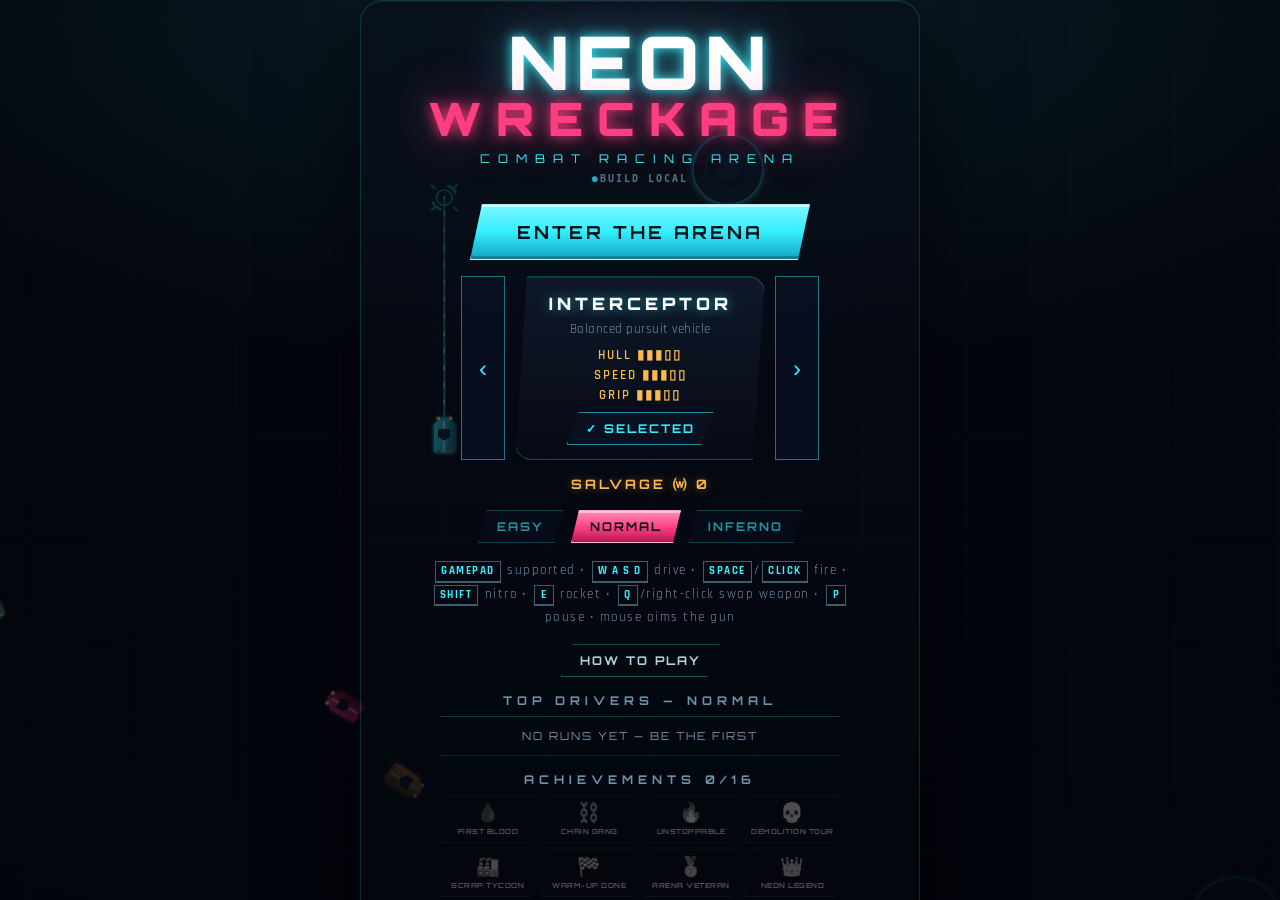
<file: index.html>
<!DOCTYPE html>
<html lang="en">
<head>
<meta charset="utf-8">
<meta name="viewport" content="width=device-width, initial-scale=1, maximum-scale=1, user-scalable=no, viewport-fit=cover">
<title>NEON WRECKAGE — Combat Racing Arena</title>
<meta name="description" content="Top-down neon combat racing: drift, shoot, rocket and survive endless waves of rival cars.">
<meta name="theme-color" content="#04060f">
<link rel="icon" href="data:image/svg+xml,%3Csvg xmlns='http://www.w3.org/2000/svg' viewBox='0 0 32 32'%3E%3Ccircle cx='16' cy='16' r='13' fill='none' stroke='%2335f0ff' stroke-width='3'/%3E%3Ccircle cx='16' cy='16' r='5' fill='%23ff3d81'/%3E%3C/svg%3E">
<link rel="manifest" href="manifest.webmanifest">
<link rel="apple-touch-icon" href="assets/icon-192.png">
<meta name="mobile-web-app-capable" content="yes">
<meta name="apple-mobile-web-app-capable" content="yes">
<meta name="apple-mobile-web-app-status-bar-style" content="black-translucent">
<meta name="apple-mobile-web-app-title" content="NeonWreck">
<link rel="preconnect" href="https://fonts.googleapis.com">
<link rel="preconnect" href="https://fonts.gstatic.com" crossorigin>
<link href="https://fonts.googleapis.com/css2?family=Orbitron:wght@500;700;900&family=Rajdhani:wght@500;600;700&display=swap" rel="stylesheet">
<script>
/* (?fresh=1) Unregister the service worker and drop every cache, then reload.
   Added after a fix kept getting served from a stale cache, which made a real
   bug look identical to a code bug. Now there is one URL that always wins. */
(function () {
  try {
    if (!/[?&]fresh=1/.test(location.search)) return;
    var done = function () {
      if (window.caches && caches.keys) {
        caches.keys()
          .then(function (keys) { return Promise.all(keys.map(function (k) { return caches.delete(k); })); })
          .then(function () { location.replace(location.pathname); })
          .catch(function () { location.replace(location.pathname); });
      } else { location.replace(location.pathname); }
    };
    if (navigator.serviceWorker && navigator.serviceWorker.getRegistrations) {
      navigator.serviceWorker.getRegistrations()
        .then(function (rs) { return Promise.all(rs.map(function (r) { return r.unregister(); })); })
        .then(done).catch(done);
    } else { done(); }
  } catch (e) {}
})();
</script>
<link rel="stylesheet" href="css/style.css?v=14">
</head>
<body>
<div id="app">
  <canvas id="game"></canvas>

  <!-- ======================= IN-GAME HUD ======================= -->
  <div id="hud" class="hidden">
    <div class="hud-left">
      <div class="bar hp"><div class="fill" id="hp-fill"></div><span id="hp-text">100</span><span class="bar-label">HULL</span></div>
      <div class="bar boost"><div class="fill" id="boost-fill"></div><span class="bar-label">NITRO</span></div>
      <div class="chip" id="rocket-chip">ROCKETS <b id="rocket-charges">2</b></div>
      <div class="chip" id="weapon-chip">GUN <b id="weapon-name">MG</b></div>
    </div>
    <div class="hud-center">
      <div id="wave-label">WAVE 1</div>
      <div id="gl-badge">3D</div>
      <div id="enemies-label">4 HOSTILES</div>
    </div>
    <div id="boss-bar" class="hidden"><span id="boss-name">WARLORD</span><div class="bb-track"><i id="boss-fill"></i></div></div>
    <div class="hud-right">
      <div id="score-label">SCORE</div>
      <div id="score-value">0</div>
      <div id="combo" class="hidden"><span id="combo-x">x2</span><em>COMBO</em><div id="combo-bar"><i id="combo-fill"></i></div></div>
    </div>
    <div class="hud-buttons">
      <button id="btn-3d" class="icon-btn off" aria-label="Toggle 3D view">3D</button>
      <button id="btn-full" class="icon-btn" aria-label="Fullscreen">&#x26F6;</button>
      <button id="btn-mute" class="icon-btn" aria-label="Toggle sound">&#9834;</button>
      <button id="btn-pause" class="icon-btn" aria-label="Pause">&#10074;&#10074;</button>
    </div>
    <div id="offline-badge" class="hidden">&#9889; OFFLINE &mdash; PROGRESS SAVES LOCALLY</div>
  </div>

  <!-- First-run coaching. The Play listing gives a player about fifteen
       seconds to understand the game; a controls list on the menu is not read.
       These three hints appear over live play, one at a time, and each waits
       for the action it is asking for. -->
  <div id="coach" class="hidden">
    <div id="coach-card">
      <div id="coach-keys"></div>
      <div id="coach-title"></div>
      <div id="coach-body"></div>
      <button id="coach-skip" type="button">SKIP</button>
    </div>
  </div>

  <div id="banner"></div>
  <div id="hit-flash"></div>
  <div id="vignette"></div>
  <div id="scanlines"></div>

  <!-- ======================= TOUCH CONTROLS ======================= -->
  <div id="touch-ui" class="hidden">
    <div id="stick-zone"></div>
    <div id="stick" class="hidden"><div id="stick-knob"></div></div>

    <!-- AIM: the right half of the screen is an aim pad. Drag from anywhere on
         it and the gun follows the drag direction; the gun also fires while you
         hold it. Declared before the buttons so the buttons win the touch. -->
    <div id="aim-zone"></div>
    <div id="aim-stick" class="hidden"><div id="aim-dir"></div><div id="aim-knob"></div></div>
    <div id="aim-hint"><span>AIM</span></div>

    <div id="btn-fire" class="tbtn"><span>FIRE</span></div>
    <div id="btn-rocket" class="tbtn small"><span>RKT</span></div>
    <div id="btn-boost" class="tbtn small"><span>NOS</span></div>
    <div id="btn-swap" class="tbtn small hidden"><span>SWP</span></div>
  </div>

  <!-- ======================= START SCREEN ======================= -->
  <div id="screen-start" class="screen visible">
    <div class="screen-inner">
      <div class="logo-wrap">
        <h1 class="logo">NEON<span>WRECKAGE</span></h1>
        <p class="tagline">COMBAT RACING ARENA</p>
        <p id="build-stamp" title="Which build is running">build local</p>
      </div>
      <button id="btn-play" class="btn primary big">ENTER THE ARENA</button>
      <div class="garage">
        <button id="car-prev" class="arrow-btn" aria-label="Previous car">&#8249;</button>
        <div id="car-card" class="car-card">
          <div id="car-name">INTERCEPTOR</div>
          <div id="car-desc">Balanced pursuit vehicle</div>
          <div id="car-stats"></div>
          <button id="car-action" class="btn small-btn">&#10003; SELECTED</button>
        </div>
        <button id="car-next" class="arrow-btn" aria-label="Next car">&#8250;</button>
      </div>
      <div id="bank-label">SALVAGE &#x24B2; 0</div>
      <div class="diff-row">
        <button class="diff-btn" data-diff="easy">EASY</button>
        <button class="diff-btn" data-diff="normal">NORMAL</button>
        <button class="diff-btn" data-diff="inferno">INFERNO</button>
      </div>
      <div id="controls-hint" class="hint"></div>
      <button id="btn-coach" class="btn small-btn ghost" type="button">HOW TO PLAY</button>
      <div class="hs-block">
        <h2>TOP DRIVERS<span id="hs-diff-tag-start"></span></h2>
        <div id="start-highscores" class="hs-table"></div>
      </div>
      <div class="hs-block">
        <h2>ACHIEVEMENTS <span id="ach-count"></span></h2>
        <div id="ach-grid" class="ach-grid"></div>
      </div>
    </div>
  </div>

  <!-- achievement toast -->
  <div id="ach-toast"><span class="ic">&#127942;</span><div class="tx"><b>ACHIEVEMENT UNLOCKED</b><em id="ach-name"></em></div></div>

  <!-- PWA install banner -->
  <div id="install-banner" class="hidden"><span>&#128248; Install NEON WRECKAGE for fullscreen play</span><button id="btn-install" class="btn small-btn">INSTALL</button><button id="btn-install-x" aria-label="Dismiss">&times;</button></div>

  <!-- service worker update banner -->
  <div id="update-banner" class="hidden"><span>&#9889; New version ready</span><button id="btn-update" class="btn small-btn">REFRESH</button></div>

  <!-- ======================= PAUSE SCREEN ======================= -->
  <div id="screen-pause" class="screen">
    <div class="screen-inner">
      <h1 class="title-sm">PAUSED</h1>
      <button id="btn-resume" class="btn primary big">RESUME</button>
      <button id="btn-restart" class="btn">RESTART RUN</button>
      <button id="btn-quit" class="btn">QUIT TO MENU</button>
      <p class="hint">P / ESC to resume</p>
    </div>
  </div>

  <!-- ======================= UPGRADE SCREEN ======================= -->
  <div id="screen-upgrade" class="screen">
    <div class="screen-inner">
      <h1 class="title-sm">LEVEL UP</h1>
      <p class="hint-up">CHOOSE ONE UPGRADE</p>
      <div id="upgrade-cards" class="cards"></div>
      <p class="hint">Press <span class="key">1</span> <span class="key">2</span> <span class="key">3</span> or tap a card</p>
    </div>
  </div>

  <!-- ======================= GAME OVER SCREEN ======================= -->
  <div id="screen-over" class="screen">
    <div class="screen-inner">
      <h1 class="title-sm wrecked">WRECKED</h1>
      <div id="new-best" class="new-best hidden">&#9733; NEW PERSONAL BEST &#9733;</div>
      <div class="stats-grid">
        <div class="stat main"><label>SCORE</label><b id="stat-score">0</b></div>
        <div class="stat"><label>KILLS</label><b id="stat-kills">0</b></div>
        <div class="stat"><label>MAX COMBO</label><b id="stat-combo">x1</b></div>
        <div class="stat"><label>WAVE</label><b id="stat-wave">1</b></div>
        <div class="stat"><label>TIME</label><b id="stat-time">0:00</b></div>
        <div class="stat"><label>SALVAGE</label><b id="stat-coins">+0</b></div>
      </div>
      <div id="save-row" class="save-row hidden">
        <input id="name-input" maxlength="12" placeholder="YOUR NAME" autocomplete="off" spellcheck="false">
        <button id="btn-save" class="btn">SAVE</button>
      </div>
      <div class="hs-block">
        <h2>TOP DRIVERS<span id="hs-diff-tag-over"></span></h2>
        <div id="over-highscores" class="hs-table"></div>
      </div>
      <button id="btn-again" class="btn primary big">RACE AGAIN</button>
      <button id="btn-menu" class="btn">MENU</button>
      <p class="hint">R / ENTER for instant restart</p>
    </div>
  </div>
</div>

<noscript><p style="color:#fff;font-family:sans-serif;padding:2em">This game requires JavaScript.</p></noscript>
<script src="js/core.js"></script>
<script src="js/audio.js"></script>
<script src="js/fx.js"></script>
<script src="js/achievements.js"></script>
<script src="js/input.js"></script>
<script src="js/platform.js"></script>
<script src="vendor/three.min.js"></script>
<script src="js/render3d.js?v=14"></script>
<script src="js/game.js?v=14"></script>
<script>
if ('serviceWorker' in navigator) {
  window.addEventListener('load', function () {
    navigator.serviceWorker.register('./sw.js').then(function (reg) {
      if (window.Platform && Platform.swReady) Platform.swReady(reg);
    }).catch(function () {});
  });
}
</script>
</body>
</html>
</file>
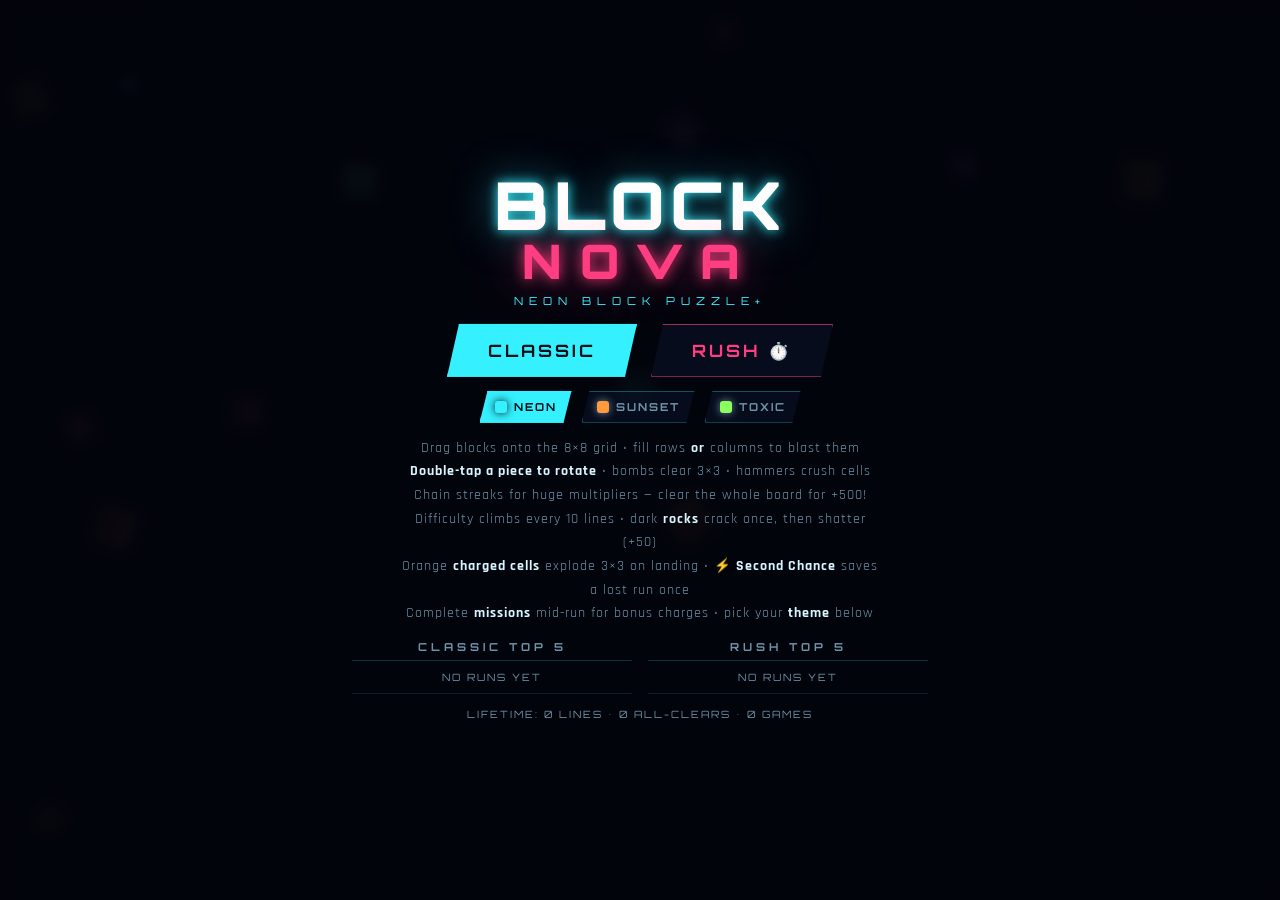
<file: block-nova/index.html>
<!DOCTYPE html>
<html lang="en">
<head>
<meta charset="utf-8">
<meta name="viewport" content="width=device-width, initial-scale=1, maximum-scale=1, user-scalable=no, viewport-fit=cover">
<title>BLOCK NOVA — Neon Block Puzzle</title>
<meta name="description" content="Drag neon blocks, blast rows and columns, chain combos, unleash bombs and hammers. A block puzzle with more power.">
<meta name="theme-color" content="#04060f">
<link rel="icon" href="data:image/svg+xml,%3Csvg xmlns='http://www.w3.org/2000/svg' viewBox='0 0 32 32'%3E%3Crect x='4' y='4' width='11' height='11' rx='2' fill='%2335f0ff'/%3E%3Crect x='17' y='4' width='11' height='11' rx='2' fill='%23ff3d81'/%3E%3Crect x='4' y='17' width='11' height='11' rx='2' fill='%23ffb84d'/%3E%3Crect x='17' y='17' width='11' height='11' rx='2' fill='%2358ff9b'/%3E%3C/svg%3E">
<link rel="preconnect" href="https://fonts.googleapis.com">
<link rel="preconnect" href="https://fonts.gstatic.com" crossorigin>
<link href="https://fonts.googleapis.com/css2?family=Orbitron:wght@500;700;900&family=Rajdhani:wght@500;600;700&display=swap" rel="stylesheet">
<link rel="stylesheet" href="css/style.css">
</head>
<body>
<div id="app">
  <canvas id="game"></canvas>

  <!-- ======================= IN-GAME HUD ======================= -->
  <div id="hud" class="hidden">
    <div class="hud-left">
      <div id="bn-score-label">SCORE</div>
      <div id="bn-score">0</div>
      <div id="bn-best">BEST 0</div>
    </div>
    <div class="hud-mid">
      <div id="mode-label">CLASSIC</div>
      <div id="rush-timer" class="hidden"><i id="rush-fill"></i><b id="rush-secs">2:00</b></div>
    </div>
    <div class="hud-right">
      <div id="bn-streak" class="hidden"><span id="streak-x">x2</span><em>STREAK</em></div>
    </div>
    <div class="hud-buttons">
      <button id="bn-mute" class="icon-btn" aria-label="Sound">&#9834;</button>
      <button id="bn-pause" class="icon-btn" aria-label="Pause">&#10074;&#10074;</button>
    </div>
    <div id="mission-bar" class="hidden">
      <span class="mchip" id="mchip-0"></span>
      <span class="mchip" id="mchip-1"></span>
      <span class="mchip" id="mchip-2"></span>
    </div>
    <div id="powerbar">
      <button id="bn-hint" class="pw" aria-label="Hint"><span class="ic">&#128161;</span><b>FREE</b><i class="cd" id="cd-hint"></i></button>
      <button id="pw-rotate" class="pw" aria-label="Rotate piece"><span class="ic">&#x21BB;</span><b id="pw-rot-n">3</b><i class="cd" id="cd-rotate"></i></button>
      <button id="pw-bomb" class="pw" aria-label="Bomb"><span class="ic">&#xD83D;&#xDCA5;</span><b id="pw-bomb-n">1</b><i class="cd" id="cd-bomb"></i></button>
      <button id="pw-hammer" class="pw" aria-label="Hammer"><span class="ic">&#xD83D;&#xDD28;</span><b id="pw-ham-n">1</b><i class="cd" id="cd-hammer"></i></button>
    </div>
  </div>

  <div id="bn-banner"></div>
  <div id="vignette"></div>

  <!-- ======================= START SCREEN ======================= -->
  <div id="bn-start" class="screen visible">
    <div class="screen-inner">
      <div class="logo-wrap">
        <h1 class="logo bn-logo">BLOCK<span>NOVA</span></h1>
        <p class="tagline">NEON BLOCK PUZZLE+</p>
      </div>
      <div class="mode-row">
        <button id="btn-classic" class="btn primary big">CLASSIC</button>
        <button id="btn-rush" class="btn big rush-btn">RUSH &#9201;&#xFE0F;</button>
      </div>
      <div class="theme-row">
        <button class="theme-btn active" data-theme="neon"><i style="background:#35f0ff"></i>NEON</button>
        <button class="theme-btn" data-theme="sunset"><i style="background:#ff9a3d"></i>SUNSET</button>
        <button class="theme-btn" data-theme="toxic"><i style="background:#8aff5e"></i>TOXIC</button>
      </div>
      <p class="hint">Drag blocks onto the 8&times;8 grid &bull; fill rows <b>or</b> columns to blast them<br>
      <b>Double-tap a piece to rotate</b> &bull; bombs clear 3&times;3 &bull; hammers crush cells<br>
      Chain streaks for huge multipliers &mdash; clear the whole board for +500!<br>
      Difficulty climbs every 10 lines &bull; dark <b>rocks</b> crack once, then shatter (+50)<br>
      Orange <b>charged cells</b> explode 3&times;3 on landing &bull; <b>&#9889; Second Chance</b> saves a lost run once<br>
      Complete <b>missions</b> mid-run for bonus charges &bull; pick your <b>theme</b> below</p>
      <div class="hs-cols">
        <div class="hs-block">
          <h2>CLASSIC TOP 5</h2>
          <div id="hs-classic" class="hs-table"></div>
        </div>
        <div class="hs-block">
          <h2>RUSH TOP 5</h2>
          <div id="hs-rush" class="hs-table"></div>
        </div>
      </div>
      <div id="bn-stats" class="lifetime"></div>
    </div>
  </div>

  <!-- ======================= PAUSE ======================= -->
  <div id="bn-pause" class="screen">
    <div class="screen-inner">
      <h1 class="title-sm">PAUSED</h1>
      <button id="bn-resume" class="btn primary big">RESUME</button>
      <button id="bn-restart" class="btn">RESTART</button>
      <button id="bn-quit" class="btn">QUIT TO MENU</button>
    </div>
  </div>

  <!-- ======================= GAME OVER ======================= -->
  <div id="bn-over" class="screen">
    <div class="screen-inner">
      <h1 class="title-sm wrecked" id="over-title">NO MOVES LEFT</h1>
      <div id="bn-new-best" class="new-best hidden">&#9733; NEW PERSONAL BEST &#9733;</div>
      <button id="bn-revive" class="btn big revive-btn hidden">&#9889; SECOND CHANCE &mdash; CLEAR BOTTOM &amp; CONTINUE</button>
      <div class="stats-grid">
        <div class="stat main"><label>SCORE</label><b id="ov-score">0</b></div>
        <div class="stat"><label>LINES</label><b id="ov-lines">0</b></div>
        <div class="stat"><label>MAX STREAK</label><b id="ov-streak">x1</b></div>
        <div class="stat"><label>BEST</label><b id="ov-best">0</b></div>
      </div>
      <div class="hs-block">
        <h2 id="ov-hs-title">TOP 5</h2>
        <div id="ov-hs" class="hs-table"></div>
      </div>
      <button id="bn-again" class="btn primary big">PLAY AGAIN</button>
      <button id="bn-menu" class="btn">MENU</button>
      <p class="hint">R = instant restart</p>
    </div>
  </div>
</div>

<noscript><p style="color:#fff;font-family:sans-serif;padding:2em">This game requires JavaScript.</p></noscript>
<script src="js/core.js"></script>
<script src="js/audio.js"></script>
<script src="js/fx.js"></script>
<script src="js/pieces.js"></script>
<script src="js/game.js"></script>
</body>
</html>
</file>
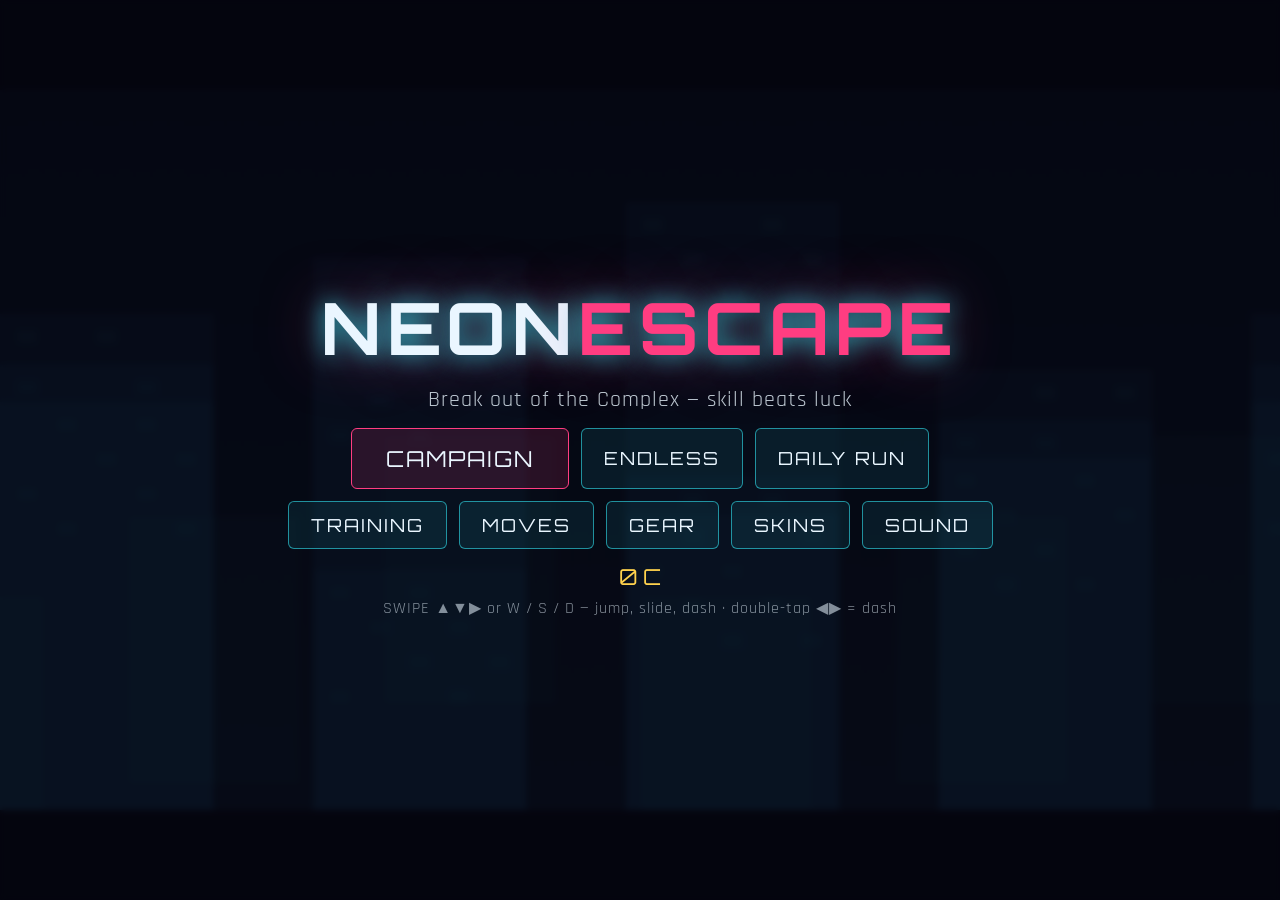
<file: neon-escape/index.html>
<!DOCTYPE html>
<html lang="en">
<head>
<meta charset="utf-8">
<meta name="viewport" content="width=device-width, initial-scale=1, maximum-scale=1, user-scalable=no, viewport-fit=cover">
<title>NEON ESCAPE — Facility Parkour Runner</title>
<meta name="description" content="Escape the Complex: a neon parkour runner with 15 handcrafted levels, moves, gear, skins, endless and daily runs. Skill-first, fair, no paywalls.">
<meta name="theme-color" content="#05060f">
<link rel="preconnect" href="https://fonts.googleapis.com">
<link rel="preconnect" href="https://fonts.gstatic.com" crossorigin>
<link href="https://fonts.googleapis.com/css2?family=Orbitron:wght@500;700;900&family=Rajdhani:wght@500;600;700&display=swap" rel="stylesheet">
<link rel="stylesheet" href="css/style.css">
</head>
<body>
<div id="ne-wrap">
  <canvas id="ne-canvas" width="900" height="540"></canvas>

  <div id="ne-hud" class="hidden">
    <span id="ne-level-name" class="hud-left"></span>
    <span class="hud-right">
      <b id="ne-shield" class="shield"></b>
      <b id="ne-flow" class="flow">x1</b>
      <b id="ne-coins" class="coins">0</b>
      <b id="ne-score" class="score">0</b>
    </span>
  </div>

  <!-- MAIN MENU -->
  <div id="ne-menu" class="screen">
    <h1>NEON<span>ESCAPE</span></h1>
    <p class="tag">Break out of the Complex — skill beats luck</p>
    <div class="btns">
      <button class="big" data-act="mode:campaign">CAMPAIGN</button>
      <button data-act="mode:endless">ENDLESS</button>
      <button data-act="mode:daily">DAILY RUN</button>
      <button data-act="mode:training">TRAINING</button>
      <button data-act="open:shop">MOVES</button>
      <button data-act="open:gear">GEAR</button>
      <button data-act="open:skins">SKINS</button>
      <button data-act="mute">SOUND</button>
    </div>
    <div class="foot"><span id="ne-wallet">0 C</span>
      <span class="hint">SWIPE ▲▼▶ or W / S / D — jump, slide, dash · double-tap ◀▶ = dash</span>
    </div>
  </div>

  <!-- CAMPAIGN LEVELS -->
  <div id="ne-levels" class="screen hidden">
    <h2>CAMPAIGN</h2>
    <div id="ne-levels-body" class="panel"></div>
    <button data-act="menu">BACK</button>
  </div>

  <!-- MOVES SHOP -->
  <div id="ne-shop" class="screen hidden">
    <h2>MOVES</h2>
    <p class="tag">Coins only — no paywalls, no luck</p>
    <div id="ne-shop-body" class="panel"></div>
    <button data-act="menu">BACK</button>
  </div>

  <!-- GEAR -->
  <div id="ne-gear" class="screen hidden">
    <h2>GEAR</h2>
    <p class="tag">Permanent upgrades — never breaks, never expires</p>
    <div id="ne-gear-body" class="panel"></div>
    <button data-act="menu">BACK</button>
  </div>

  <!-- SKINS -->
  <div id="ne-skins" class="screen hidden">
    <h2>SKINS</h2>
    <p class="tag">Style your silhouette</p>
    <div id="ne-skins-body" class="panel"></div>
    <button data-act="menu">BACK</button>
  </div>

  <!-- STORY -->
  <div id="ne-story" class="screen hidden">
    <p id="ne-story-text" class="story"></p>
    <button class="big" data-act="story">CONTINUE</button>
  </div>

  <!-- PAUSE -->
  <div id="ne-pause" class="screen hidden">
    <h2>PAUSED</h2>
    <div class="btns">
      <button class="big" data-act="resume">RESUME</button>
      <button data-act="retry">RESTART</button>
      <button data-act="menu">MENU</button>
    </div>
  </div>

  <!-- DEAD / RUN OVER -->
  <div id="ne-dead" class="screen hidden">
    <h2 class="bad" id="ne-dead-title">CAUGHT!</h2>
    <p class="tag">SCORE <b id="ne-dead-score">0</b> · <span id="ne-dead-coins">+0 C</span></p>
    <div class="btns">
      <button class="big" data-act="revive">REVIVE (FREE · once)</button>
      <button data-act="retry">RETRY</button>
      <button data-act="menu">MENU</button>
    </div>
  </div>

  <!-- LEVEL COMPLETE -->
  <div id="ne-complete" class="screen hidden">
    <h2 class="good">LEVEL COMPLETE</h2>
    <p class="tag">SCORE <b id="ne-complete-score">0</b> · <span id="ne-complete-coins">+0 C</span></p>
    <div class="btns">
      <button class="big" data-act="next">NEXT</button>
      <button data-act="menu">MENU</button>
    </div>
  </div>

  <!-- ENDING -->
  <div id="ne-ending" class="screen hidden">
    <p id="ne-ending-text" class="story"></p>
    <button class="big" data-act="menu">MENU</button>
  </div>
</div>

<script src="js/core.js"></script>
<script src="js/audio.js"></script>
<script src="js/fx.js"></script>
<script src="js/art.js"></script>
<script src="js/rig.js"></script>
<script src="js/runner.js"></script>
<script src="js/levels.js"></script>
<script src="js/game.js"></script>
<script>
  Game.boot(document.getElementById('ne-canvas'));
</script>
</body>
</html>
</file>
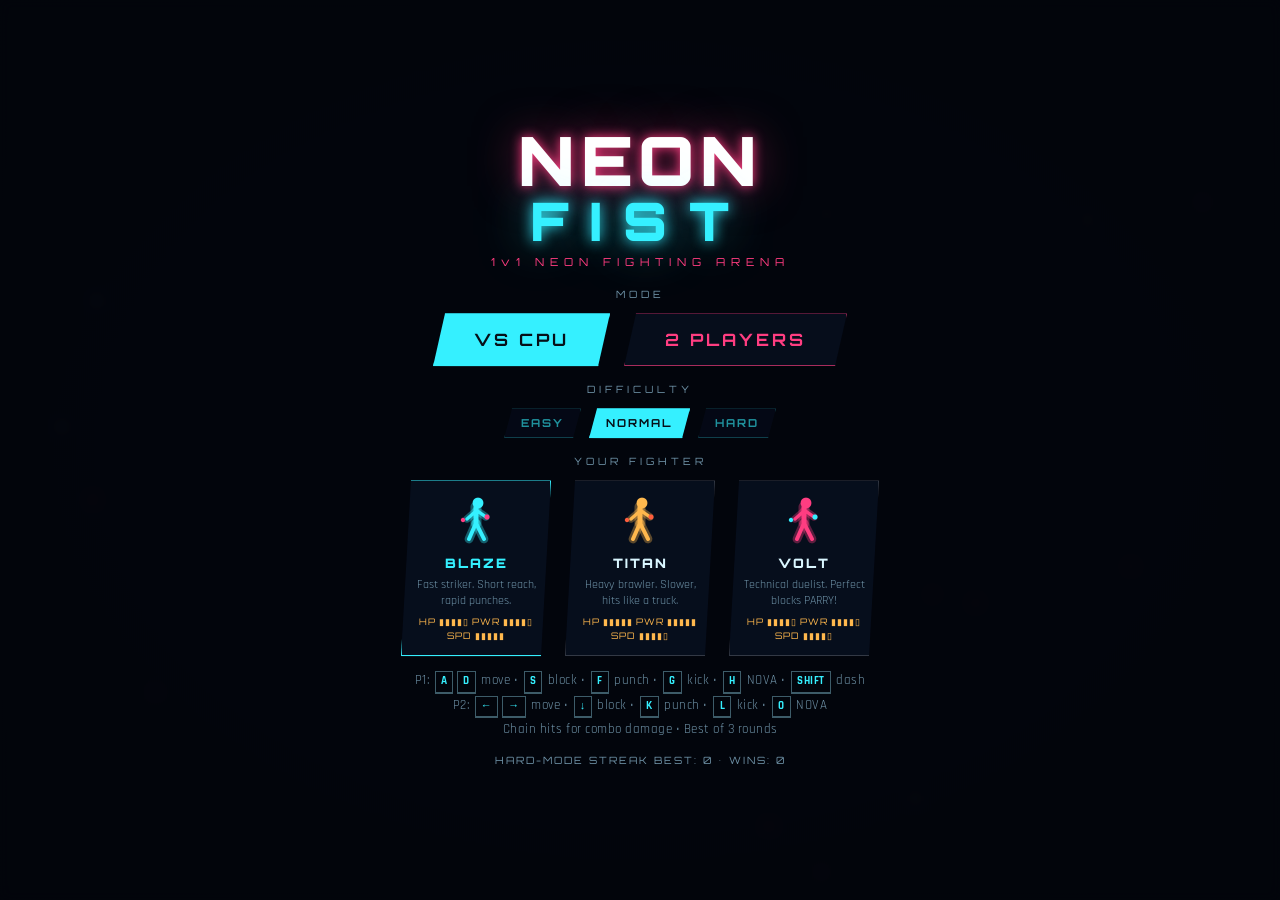
<file: neon-fist/index.html>
<!DOCTYPE html>
<html lang="en">
<head>
<meta charset="utf-8">
<meta name="viewport" content="width=device-width, initial-scale=1, maximum-scale=1, user-scalable=no, viewport-fit=cover">
<title>NEON FIST — Neon Fighting Arena</title>
<meta name="description" content="1v1 neon fighting: 3 fighters, combos, cancels, parry, dash afterimages and a cinematic NOVA special. Vs CPU or 2-player on one keyboard.">
<meta name="theme-color" content="#04060f">
<link rel="icon" href="data:image/svg+xml,%3Csvg xmlns='http://www.w3.org/2000/svg' viewBox='0 0 32 32'%3E%3Crect x='3' y='13' width='26' height='7' rx='3.5' transform='rotate(-18 16 16)' fill='%2335f0ff'/%3E%3Ccircle cx='24' cy='9' r='4' fill='%23ff3d81'/%3E%3C/svg%3E">
<link rel="preconnect" href="https://fonts.googleapis.com">
<link rel="preconnect" href="https://fonts.gstatic.com" crossorigin>
<link href="https://fonts.googleapis.com/css2?family=Orbitron:wght@500;700;900&family=Rajdhani:wght@500;600;700&display=swap" rel="stylesheet">
<link rel="stylesheet" href="css/style.css">
</head>
<body>
<div id="app">
  <canvas id="game"></canvas>

  <!-- ======================= FIGHT HUD ======================= -->
  <div id="hud" class="hidden">
    <div class="fighter-side left">
      <div class="name-tag" id="name-p1">BLAZE</div>
      <div class="hp-track"><i id="hp-p1" class="hp-fill"></i><i id="hp-ghost-p1" class="hp-ghost"></i></div>
      <div class="meter-track"><i id="mt-p1"></i><b id="mt-p1-txt"></b></div>
      <div class="pips" id="pips-p1"><i></i><i></i></div>
    </div>
    <div class="clock-wrap"><div id="clock">60</div><div id="round-label">ROUND 1</div></div>
    <div class="fighter-side right">
      <div class="name-tag" id="name-p2">TITAN</div>
      <div class="hp-track flip"><i id="hp-p2" class="hp-fill"></i><i id="hp-ghost-p2" class="hp-ghost"></i></div>
      <div class="meter-track"><i id="mt-p2"></i><b id="mt-p2-txt"></b></div>
      <div class="pips" id="pips-p2"><i></i><i></i></div>
    </div>
    <div class="combo-pop left" id="combo-p1"></div>
    <div class="combo-pop right" id="combo-p2"></div>
    <div class="hud-buttons">
      <button id="nf-mute" class="icon-btn" aria-label="Sound">&#9834;</button>
      <button id="nf-pause" class="icon-btn" aria-label="Pause">&#10074;&#10074;</button>
    </div>
  </div>

  <div id="nf-banner"></div>
  <div id="nf-flash"></div>
  <div id="vignette"></div>

  <!-- ======================= TOUCH CONTROLS ======================= -->
  <div id="touch-ui" class="hidden">
    <div class="t-move">
      <div id="t-left" class="tbtn">&#9664;</div>
      <div id="t-right" class="tbtn">&#9654;</div>
    </div>
    <div class="t-acts">
      <div id="t-block" class="tbtn small">&#128274;<span>BLOCK</span></div>
      <div id="t-punch" class="tbtn">&#128074;<span>PUNCH</span></div>
      <div id="t-kick" class="tbtn">&#129361;<span>KICK</span></div>
      <div id="t-spec" class="tbtn spec">&#9889;<span>NOVA</span></div>
    </div>
  </div>

  <!-- ======================= START SCREEN ======================= -->
  <div id="nf-start" class="screen visible">
    <div class="screen-inner">
      <div class="logo-wrap">
        <h1 class="logo nf-logo">NEON<span>FIST</span></h1>
        <p class="tagline">1v1 NEON FIGHTING ARENA</p>
      </div>

      <div class="nf-row-label">MODE</div>
      <div class="mode-row">
        <button id="btn-vs-cpu" class="btn primary big">VS CPU</button>
        <button id="btn-2p" class="btn big alt-btn">2 PLAYERS</button>
      </div>

      <div class="nf-row-label">DIFFICULTY</div>
      <div class="diff-row">
        <button class="diff-btn" data-diff="easy">EASY</button>
        <button class="diff-btn active" data-diff="normal">NORMAL</button>
        <button class="diff-btn" data-diff="hard">HARD</button>
      </div>

      <div class="nf-row-label">YOUR FIGHTER</div>
      <div class="roster" id="roster"></div>

      <div id="nf-controls-hint" class="hint"></div>
      <div id="nf-stats" class="lifetime"></div>
    </div>
  </div>

  <!-- ======================= PAUSE ======================= -->
  <div id="nf-pausescreen" class="screen">
    <div class="screen-inner">
      <h1 class="title-sm">PAUSED</h1>
      <button id="nf-resume" class="btn primary big">RESUME</button>
      <button id="nf-restart" class="btn">RESTART MATCH</button>
      <button id="nf-quit" class="btn">QUIT TO MENU</button>
    </div>
  </div>

  <!-- ======================= MATCH OVER ======================= -->
  <div id="nf-over" class="screen">
    <div class="screen-inner">
      <h1 class="title-sm wrecked" id="nf-over-title">BLAZE WINS!</h1>
      <div id="nf-new-best" class="new-best hidden">&#9733; NEW RECORD &#9733;</div>
      <div class="stats-grid">
        <div class="stat main"><label>ROUNDS</label><b id="ov-rounds">2-1</b></div>
        <div class="stat"><label>MAX COMBO</label><b id="ov-combo">x5</b></div>
        <div class="stat"><label>DAMAGE</label><b id="ov-dmg">0</b></div>
        <div class="stat"><label>SPECIALS</label><b id="ov-spec">0</b></div>
      </div>
      <div id="nf-record-line" class="lifetime"></div>
      <button id="nf-again" class="btn primary big">REMATCH</button>
      <button id="nf-menu" class="btn">MENU</button>
      <p class="hint">R = instant rematch</p>
    </div>
  </div>
</div>

<noscript><p style="color:#fff;font-family:sans-serif;padding:2em">This game requires JavaScript.</p></noscript>
<script src="js/core.js"></script>
<script src="js/audio.js"></script>
<script src="js/fx.js"></script>
<script src="js/fighters.js"></script>
<script src="js/ai.js"></script>
<script src="js/game.js"></script>
</body>
</html>
</file>
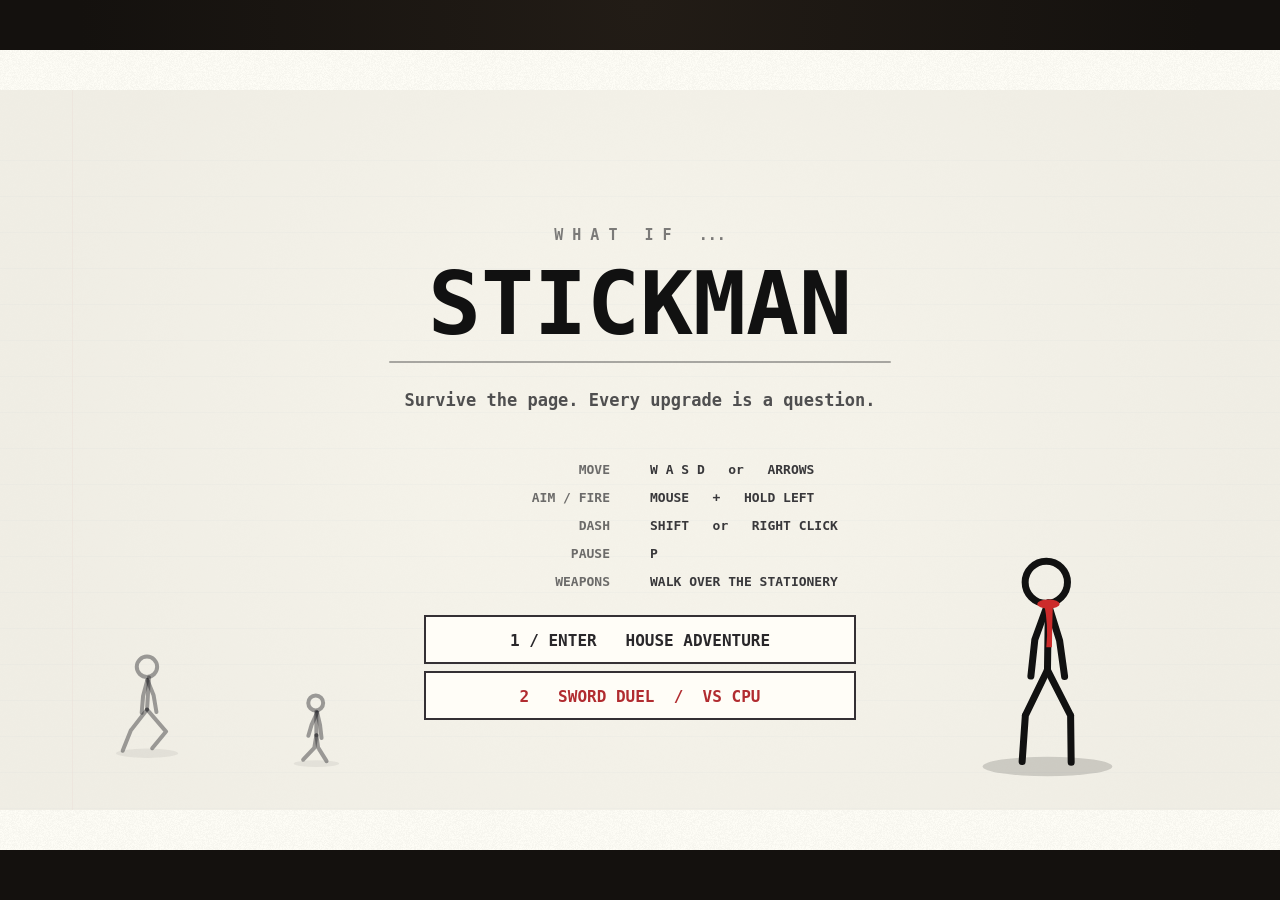
<file: stickman/index.html>
<!doctype html>
<html lang="en">
<head>
<meta charset="utf-8">
<meta name="viewport" content="width=device-width, initial-scale=1, viewport-fit=cover, user-scalable=no">
<meta name="theme-color" content="#14110e">
<meta name="description" content="STICKMAN — a twin-stick survival game on a sheet of paper. Every upgrade is a what-if.">
<title>STICKMAN — What If</title>
<link rel="stylesheet" href="css/style.css?v=10">
</head>
<body>
<canvas id="game" aria-label="Stickman game arena"></canvas>
<div id="melee-controls" hidden aria-label="Close combat controls">
  <button type="button" id="kungfu-button">KUNG FU</button>
  <button type="button" id="sword-button">SWORD</button>
  <button type="button" id="blast-button">INK BLAST</button>
</div>
<div id="duel-controls" hidden aria-label="Sword duel controls">
  <button type="button" id="duel-left" aria-label="Move left">◀</button>
  <button type="button" id="duel-right" aria-label="Move right">▶</button>
  <button type="button" id="duel-jump">JUMP</button>
  <button type="button" id="duel-block">BLOCK</button>
  <button type="button" id="duel-dodge">DODGE</button>
  <button type="button" id="duel-heavy">HEAVY</button>
  <button type="button" id="duel-attack">SLASH</button>
</div>
<noscript><p>This game needs JavaScript.</p></noscript>
<script src="js/core.js?v=10"></script>
<script src="js/rig.js?v=10"></script>
<script src="js/audio.js?v=10"></script>
<script src="js/game.js?v=10"></script>
<script src="js/duel.js?v=10"></script>
<script src="js/main.js?v=10"></script>
</body>
</html>
</file>
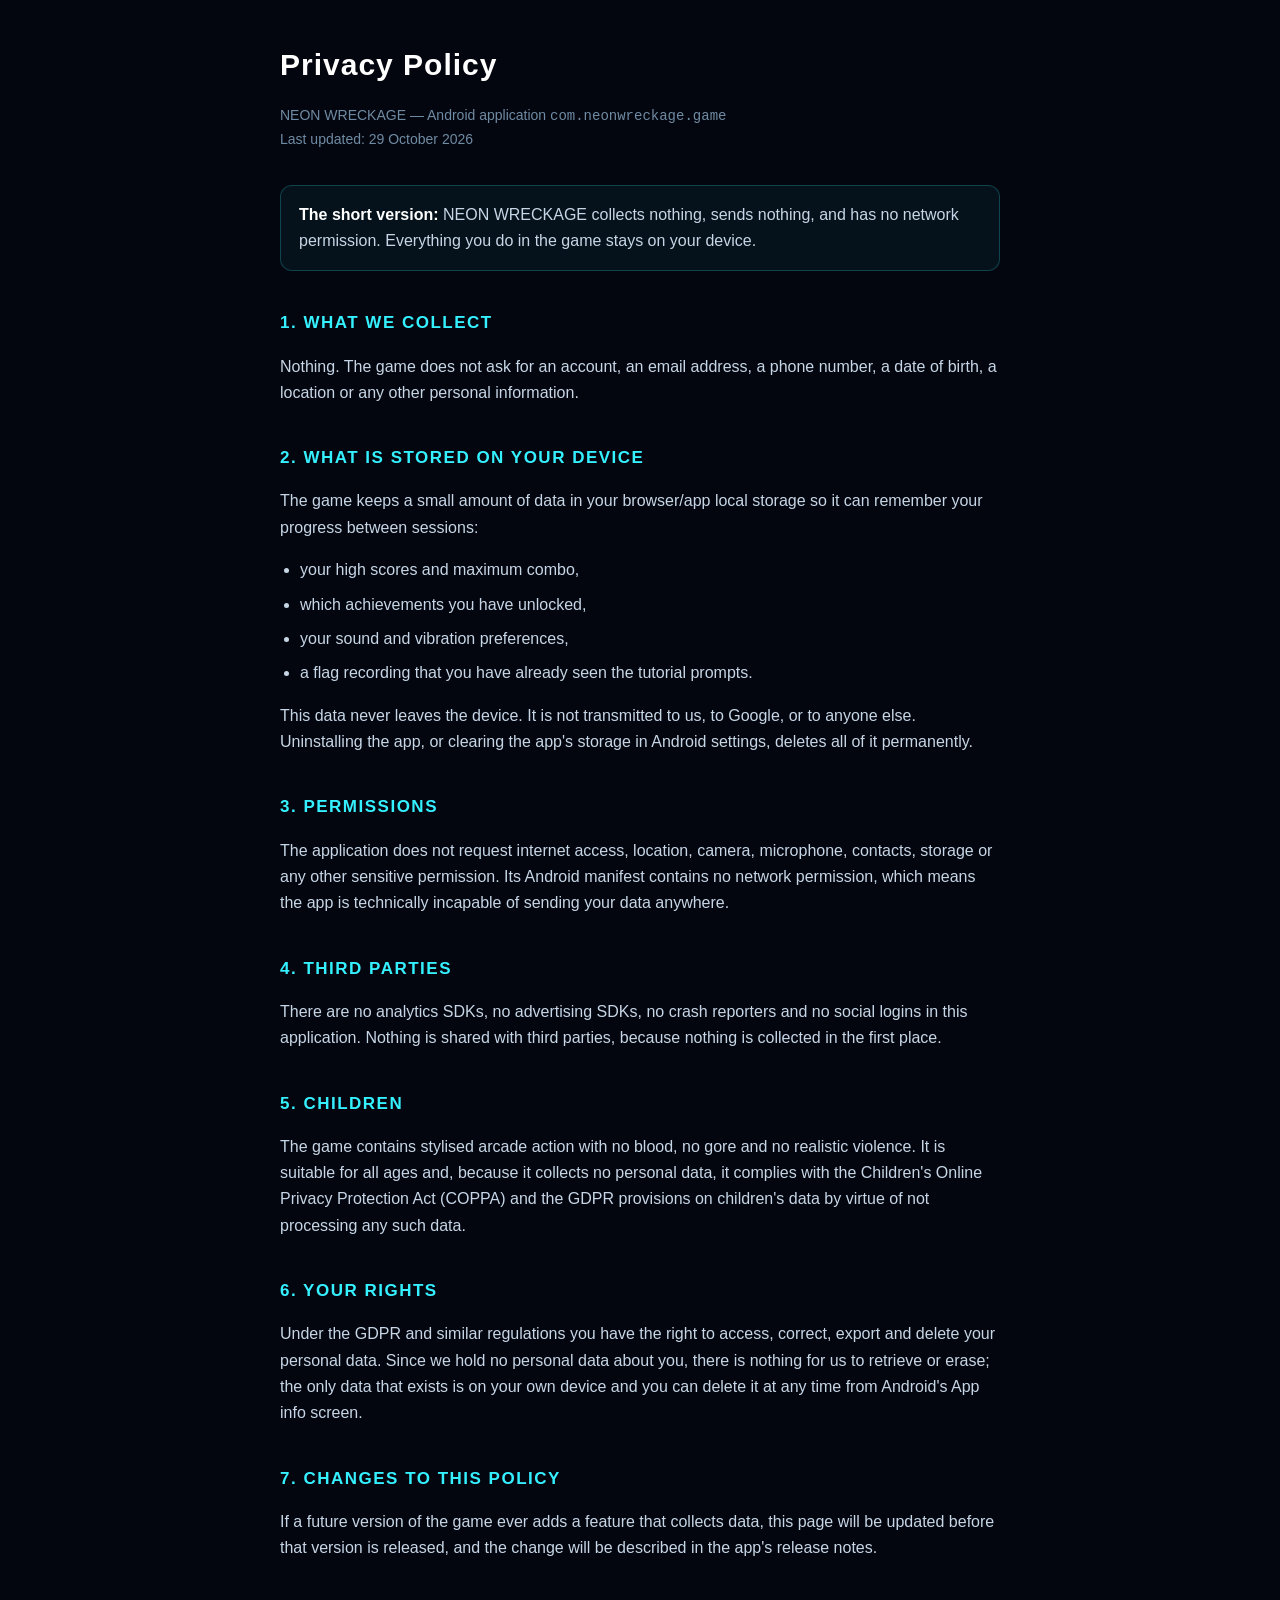
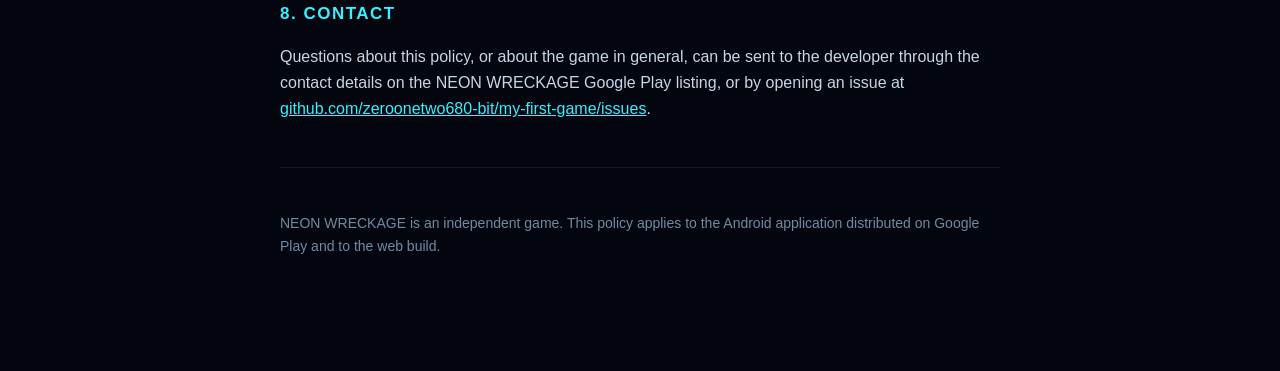
<file: docs/privacy.html>
<!doctype html>
<html lang="en">
<head>
<meta charset="utf-8">
<meta name="viewport" content="width=device-width, initial-scale=1">
<title>Privacy Policy — NEON WRECKAGE</title>
<style>
  :root { color-scheme: dark; }
  body {
    margin: 0; padding: 40px 20px 80px;
    background: #04060f; color: #c6d6e6;
    font: 400 16px/1.65 -apple-system, BlinkMacSystemFont, "Segoe UI", Roboto, sans-serif;
  }
  main { max-width: 720px; margin: 0 auto; }
  h1 { font-size: 30px; letter-spacing: 1px; color: #fff; margin: 0 0 6px; }
  h2 { font-size: 17px; letter-spacing: 1.5px; text-transform: uppercase; color: #35f0ff; margin: 38px 0 10px; }
  .sub { color: #6f8ba3; font-size: 14px; margin-bottom: 34px; }
  ul { padding-left: 20px; }
  li { margin-bottom: 8px; }
  a { color: #35f0ff; }
  strong { color: #fff; }
  .card {
    background: rgba(53,240,255,0.05); border: 1px solid rgba(53,240,255,0.22);
    border-radius: 12px; padding: 16px 18px; margin: 28px 0;
  }
  hr { border: 0; border-top: 1px solid rgba(255,255,255,0.08); margin: 44px 0; }
</style>
</head>
<body>
<main>
  <h1>Privacy Policy</h1>
  <p class="sub">NEON WRECKAGE — Android application <code>com.neonwreckage.game</code><br>Last updated: 29 October 2026</p>

  <div class="card">
    <strong>The short version:</strong> NEON WRECKAGE collects nothing, sends nothing, and
    has no network permission. Everything you do in the game stays on your device.
  </div>

  <h2>1. What we collect</h2>
  <p>Nothing. The game does not ask for an account, an email address, a phone number,
  a date of birth, a location or any other personal information.</p>

  <h2>2. What is stored on your device</h2>
  <p>The game keeps a small amount of data in your browser/app local storage so it can
  remember your progress between sessions:</p>
  <ul>
    <li>your high scores and maximum combo,</li>
    <li>which achievements you have unlocked,</li>
    <li>your sound and vibration preferences,</li>
    <li>a flag recording that you have already seen the tutorial prompts.</li>
  </ul>
  <p>This data never leaves the device. It is not transmitted to us, to Google, or to
  anyone else. Uninstalling the app, or clearing the app's storage in Android settings,
  deletes all of it permanently.</p>

  <h2>3. Permissions</h2>
  <p>The application does not request internet access, location, camera, microphone,
  contacts, storage or any other sensitive permission. Its Android manifest contains no
  network permission, which means the app is technically incapable of sending your data
  anywhere.</p>

  <h2>4. Third parties</h2>
  <p>There are no analytics SDKs, no advertising SDKs, no crash reporters and no social
  logins in this application. Nothing is shared with third parties, because nothing is
  collected in the first place.</p>

  <h2>5. Children</h2>
  <p>The game contains stylised arcade action with no blood, no gore and no realistic
  violence. It is suitable for all ages and, because it collects no personal data, it
  complies with the Children's Online Privacy Protection Act (COPPA) and the GDPR
  provisions on children's data by virtue of not processing any such data.</p>

  <h2>6. Your rights</h2>
  <p>Under the GDPR and similar regulations you have the right to access, correct, export
  and delete your personal data. Since we hold no personal data about you, there is
  nothing for us to retrieve or erase; the only data that exists is on your own device
  and you can delete it at any time from Android's App info screen.</p>

  <h2>7. Changes to this policy</h2>
  <p>If a future version of the game ever adds a feature that collects data, this page
  will be updated before that version is released, and the change will be described in
  the app's release notes.</p>

  <h2>8. Contact</h2>
  <p>Questions about this policy, or about the game in general, can be sent to the
  developer through the contact details on the NEON WRECKAGE Google Play listing, or
  by opening an issue at
  <a href="https://github.com/zeroonetwo680-bit/my-first-game/issues">github.com/zeroonetwo680-bit/my-first-game/issues</a>.</p>

  <hr>
  <p class="sub">NEON WRECKAGE is an independent game. This policy applies to the Android
  application distributed on Google Play and to the web build.</p>
</main>
</body>
</html>
</file>
<file: css/style.css>
/* ============================================================
   NEON WRECKAGE — style
   ============================================================ */
:root {
  --cyan: #35f0ff;
  --pink: #ff3d81;
  --amber: #ffb84d;
  --violet: #b06cff;
  --ink: #04060f;
  --panel: rgba(8, 14, 30, 0.86);
  --text: #d9f6ff;
  --dim: #6f93a8;
  --hud-font: 'Orbitron', 'Segoe UI', sans-serif;
  --body-font: 'Rajdhani', 'Segoe UI', sans-serif;
}

* { margin: 0; padding: 0; box-sizing: border-box; }

html, body {
  height: 100%;
  overflow: hidden;
  background: var(--ink);
  overscroll-behavior: none;
}

body {
  font-family: var(--body-font);
  color: var(--text);
  -webkit-user-select: none;
  user-select: none;
  -webkit-tap-highlight-color: transparent;
  touch-action: none;
}

#app { position: fixed; inset: 0; }

canvas#game {
  position: absolute;
  inset: 0;
  width: 100%;
  height: 100%;
  display: block;
  background: var(--ink);
}

.hidden { display: none !important; }

/* ---------------- overlays ---------------- */
#vignette {
  position: absolute; inset: 0; pointer-events: none; z-index: 5;
  background: radial-gradient(ellipse at center, transparent 52%, rgba(2, 4, 10, 0.55) 100%);
}
#scanlines {
  position: absolute; inset: 0; pointer-events: none; z-index: 5; opacity: 0.10;
  background: repeating-linear-gradient(0deg, rgba(255,255,255,0.35) 0 1px, transparent 1px 3px);
  mix-blend-mode: overlay;
}
#hit-flash {
  position: absolute; inset: 0; pointer-events: none; z-index: 6; opacity: 0;
  background: radial-gradient(ellipse at center, transparent 40%, rgba(255, 30, 70, 0.45) 100%);
  transition: opacity 0.35s ease-out;
}
#hit-flash.on { opacity: 1; transition: none; }

/* ---------------- HUD ---------------- */
#hud {
  position: absolute; inset: 0; pointer-events: none; z-index: 10;
  padding: calc(10px + env(safe-area-inset-top)) calc(12px + env(safe-area-inset-right))
           calc(10px + env(safe-area-inset-bottom)) calc(12px + env(safe-area-inset-left));
  font-family: var(--hud-font);
}
.hud-left { position: absolute; left: calc(12px + env(safe-area-inset-left)); top: calc(10px + env(safe-area-inset-top)); width: 190px; }

.bar {
  position: relative; height: 18px; margin-bottom: 6px;
  background: rgba(10, 20, 38, 0.8);
  border: 1px solid rgba(53, 240, 255, 0.35);
  box-shadow: 0 0 8px rgba(53, 240, 255, 0.15), inset 0 0 6px rgba(0,0,0,0.6);
  clip-path: polygon(0 0, 100% 0, calc(100% - 9px) 100%, 0 100%);
}
.bar .fill {
  position: absolute; inset: 2px; transform-origin: left center; transform: scaleX(1);
  transition: transform 0.12s linear;
}
.bar.hp .fill { background: linear-gradient(90deg, #17c96a, #5cff9d); box-shadow: 0 0 10px rgba(60,255,140,0.6); }
.bar.hp.low .fill { background: linear-gradient(90deg, #c9173f, #ff5470); box-shadow: 0 0 12px rgba(255,60,90,0.8); }
.bar.boost { height: 12px; width: 82%; }
.bar.boost .fill { background: linear-gradient(90deg, #ff7b3d, #ffd24d); box-shadow: 0 0 10px rgba(255,150,60,0.6); }
.bar-label {
  position: absolute; left: 6px; top: 50%; transform: translateY(-50%);
  font-size: 9px; letter-spacing: 2px; color: rgba(235,255,255,0.92); font-weight: 700;
  text-shadow: 0 1px 2px rgba(0,0,0,0.9);
}
#hp-text {
  position: absolute; right: 14px; top: 50%; transform: translateY(-50%);
  font-size: 10px; font-weight: 700; color: #eaffff; text-shadow: 0 1px 2px #000;
}

.chip {
  display: inline-block; margin-top: 2px; padding: 2px 10px 1px;
  font-size: 11px; font-weight: 700; letter-spacing: 2px; color: var(--amber);
  border: 1px solid rgba(255, 184, 77, 0.5);
  background: rgba(30, 18, 6, 0.6);
}
.chip b { font-size: 13px; color: #ffe9c2; }
.chip.ready { animation: chipPulse 1s ease-in-out infinite; }
@keyframes chipPulse { 50% { box-shadow: 0 0 12px rgba(255,184,77,0.7); } }

.hud-center {
  position: absolute; left: 50%; top: calc(8px + env(safe-area-inset-top)); transform: translateX(-50%);
  text-align: center;
}
#wave-label { font-size: 17px; font-weight: 900; letter-spacing: 4px; color: var(--cyan); text-shadow: 0 0 12px rgba(53,240,255,0.8); }
#enemies-label { font-size: 10px; letter-spacing: 3px; color: var(--pink); margin-top: 2px; font-weight: 700; }

/* boss health bar */
#boss-bar {
  position: absolute; left: 50%; top: calc(52px + env(safe-area-inset-top)); transform: translateX(-50%);
  width: min(440px, 62vw); text-align: center;
}
#boss-name {
  font-family: var(--hud-font); font-size: 11px; font-weight: 700; letter-spacing: 4px;
  color: #ff5470; text-shadow: 0 0 10px rgba(255, 60, 100, 0.8);
}
.bb-track {
  margin-top: 4px; height: 12px; border: 1px solid rgba(255, 60, 100, 0.6);
  background: rgba(20, 6, 12, 0.75); box-shadow: 0 0 12px rgba(255, 40, 80, 0.25), inset 0 0 6px rgba(0,0,0,0.7);
  clip-path: polygon(6px 0, 100% 0, calc(100% - 6px) 100%, 0 100%);
}
#boss-fill {
  display: block; height: 100%; transform-origin: left center; transform: scaleX(1);
  background: linear-gradient(90deg, #a01030, #ff3d5e 60%, #ff7b90);
  box-shadow: 0 0 12px rgba(255, 60, 100, 0.8);
  transition: transform 0.15s linear;
}

.hud-right { position: absolute; right: calc(64px + env(safe-area-inset-right)); top: calc(8px + env(safe-area-inset-top)); text-align: right; }
#score-label { font-size: 9px; letter-spacing: 3px; color: var(--dim); }
#score-value { font-size: 26px; font-weight: 900; color: #fff; text-shadow: 0 0 14px rgba(53,240,255,0.7); line-height: 1; }
#score-value.pop { animation: scorePop 0.25s ease-out; }
@keyframes scorePop { 30% { transform: scale(1.18); color: var(--cyan); } }

#combo { margin-top: 4px; }
#combo-x { font-size: 18px; font-weight: 900; color: var(--amber); text-shadow: 0 0 12px rgba(255,184,77,0.9); }
#combo-x.pop { animation: scorePop 0.2s ease-out; }
#combo em { font-style: normal; font-size: 9px; letter-spacing: 2px; color: var(--dim); margin-left: 4px; }
#combo-bar { width: 86px; height: 3px; margin: 3px 0 0 auto; background: rgba(255,255,255,0.12); }
#combo-fill { display: block; height: 100%; background: var(--amber); transform-origin: left center; box-shadow: 0 0 6px var(--amber); }

.hud-buttons { position: absolute; right: calc(10px + env(safe-area-inset-right)); top: calc(8px + env(safe-area-inset-top)); display: flex; gap: 8px; pointer-events: auto; }
.icon-btn {
  width: 38px; height: 38px; cursor: pointer;
  background: rgba(8, 14, 30, 0.7); color: var(--cyan);
  border: 1px solid rgba(53, 240, 255, 0.45);
  font-family: var(--hud-font); font-size: 13px; font-weight: 700;
  pointer-events: auto; touch-action: none;
}
.icon-btn:hover { background: rgba(53, 240, 255, 0.15); box-shadow: 0 0 10px rgba(53,240,255,0.5); }
.icon-btn:active { transform: scale(0.92); }
#btn-mute.off { color: var(--dim); border-color: rgba(120,140,160,0.35); text-decoration: line-through; }

/* ---------------- banner ---------------- */
#banner {
  position: absolute; left: 50%; top: 26%; transform: translate(-50%, 0) scale(0.6);
  z-index: 11; pointer-events: none; opacity: 0;
  font-family: var(--hud-font); font-weight: 900; font-size: 52px; letter-spacing: 10px;
  color: #fff; text-shadow: 0 0 18px var(--cyan), 0 0 60px rgba(53,240,255,0.6);
  white-space: nowrap;
}
#banner.show { animation: bannerIn 1.6s cubic-bezier(0.16, 1, 0.3, 1) forwards; }
@keyframes bannerIn {
  0% { opacity: 0; transform: translate(-50%, 0) scale(1.9); letter-spacing: 30px; }
  18% { opacity: 1; transform: translate(-50%, 0) scale(1); letter-spacing: 10px; }
  75% { opacity: 1; }
  100% { opacity: 0; transform: translate(-50%, -26px) scale(1.02); }
}

/* ---------------- screens ---------------- */
.screen {
  position: absolute; inset: 0; z-index: 20;
  display: flex; align-items: center; justify-content: center;
  background: rgba(3, 5, 12, 0.72);
  backdrop-filter: blur(6px); -webkit-backdrop-filter: blur(6px);
  opacity: 0; visibility: hidden; pointer-events: none;
  transition: opacity 0.28s ease;
  overflow-y: auto;
}
.screen.visible { opacity: 1; visibility: visible; pointer-events: auto; }
.screen-inner {
  display: flex; flex-direction: column; align-items: center; gap: 16px;
  padding: 30px 24px 40px; max-width: 560px; width: 100%; text-align: center;
  margin: auto;
}

.logo-wrap { margin-bottom: 4px; }
.logo {
  font-family: var(--hud-font); font-weight: 900; font-size: clamp(42px, 9vw, 74px);
  line-height: 0.95; letter-spacing: 6px; color: #fff;
  text-shadow: 0 0 12px var(--cyan), 0 0 42px rgba(53,240,255,0.55), 0 0 90px rgba(255,61,129,0.35);
  animation: logoFlicker 4.5s linear infinite;
}
.logo span { display: block; font-size: 0.62em; letter-spacing: 14px; color: var(--pink); text-shadow: 0 0 14px var(--pink), 0 0 50px rgba(255,61,129,0.6); }
@keyframes logoFlicker {
  0%, 100% { opacity: 1; } 3% { opacity: 0.75; } 4% { opacity: 1; }
  42% { opacity: 1; } 43% { opacity: 0.6; } 44% { opacity: 1; } 45% { opacity: 0.8; } 46% { opacity: 1; }
}
.tagline { margin-top: 10px; font-family: var(--hud-font); font-size: 12px; letter-spacing: 8px; color: var(--cyan); }
.title-sm {
  font-family: var(--hud-font); font-weight: 900; font-size: clamp(34px, 7vw, 52px);
  letter-spacing: 8px; color: #fff; text-shadow: 0 0 16px var(--cyan), 0 0 50px rgba(53,240,255,0.5);
}
.title-sm.wrecked { color: #fff; text-shadow: 0 0 16px var(--pink), 0 0 55px rgba(255,61,129,0.65); }

/* buttons */
.btn {
  font-family: var(--hud-font); font-weight: 700; font-size: 15px; letter-spacing: 3px;
  color: var(--cyan); background: rgba(10, 20, 40, 0.55);
  border: 1px solid rgba(53, 240, 255, 0.55);
  padding: 12px 30px; cursor: pointer; position: relative;
  clip-path: polygon(12px 0, 100% 0, calc(100% - 12px) 100%, 0 100%);
  transition: background 0.15s, box-shadow 0.15s, transform 0.08s;
  touch-action: manipulation;
}
.btn:hover { background: rgba(53, 240, 255, 0.16); box-shadow: 0 0 18px rgba(53,240,255,0.45); }
.btn:active { transform: scale(0.96); }
.btn.primary { color: #061018; background: var(--cyan); border-color: var(--cyan); box-shadow: 0 0 26px rgba(53,240,255,0.55); text-shadow: none; }
.btn.primary:hover { background: #7ff7ff; box-shadow: 0 0 36px rgba(53,240,255,0.85); }
.btn.big { font-size: 18px; padding: 16px 46px; }

.hint { font-size: 13px; letter-spacing: 1.5px; color: var(--dim); line-height: 1.7; max-width: 460px; }
.hint b { color: var(--text); font-weight: 700; }
.hint-up { font-family: var(--hud-font); font-size: 12px; letter-spacing: 5px; color: var(--amber); margin-top: -6px; }

/* upgrade cards */
.cards { display: flex; flex-wrap: wrap; justify-content: center; gap: 14px; }
.card {
  width: 152px; min-height: 178px; padding: 18px 12px 12px; cursor: pointer;
  display: flex; flex-direction: column; align-items: center; gap: 8px;
  font-family: var(--body-font); color: var(--text);
  background: rgba(8, 16, 32, 0.85);
  border: 1px solid rgba(53, 240, 255, 0.4);
  clip-path: polygon(10px 0, 100% 0, calc(100% - 10px) 100%, 0 100%);
  transition: background 0.15s, box-shadow 0.15s, transform 0.12s;
  touch-action: manipulation;
}
.card .ic { font-size: 34px; line-height: 1; filter: drop-shadow(0 0 8px rgba(53,240,255,0.45)); }
.card .nm { font-family: var(--hud-font); font-size: 12px; font-weight: 700; letter-spacing: 1px; color: #fff; text-align: center; }
.card .ds { font-size: 12.5px; color: var(--dim); text-align: center; line-height: 1.35; flex: 1; }
.card .lv { font-family: var(--hud-font); font-size: 10px; letter-spacing: 2px; color: var(--amber); }
.card .key { align-self: center; }
.card:hover { background: rgba(53, 240, 255, 0.12); box-shadow: 0 0 22px rgba(53,240,255,0.35); transform: translateY(-4px); }
.card:hover .ic { filter: drop-shadow(0 0 12px rgba(53,240,255,0.8)); }
.card:active { transform: scale(0.95); }
@media (max-width: 560px) {
  .card { width: calc(50% - 14px); min-height: 150px; padding: 12px 8px 10px; }
  .card .ic { font-size: 26px; }
}
.key { display:inline-block; min-width:20px; padding:0 5px; margin:0 2px; border:1px solid rgba(120,180,200,0.5); border-bottom-width:2px; font-weight:700; color:var(--cyan); font-size:11px; }

/* stats / game over */
.stats-grid { display: flex; flex-wrap: wrap; justify-content: center; gap: 10px; }
.stat {
  min-width: 86px; padding: 8px 14px;
  border: 1px solid rgba(53, 240, 255, 0.25); background: rgba(8, 16, 32, 0.7);
  clip-path: polygon(8px 0, 100% 0, calc(100% - 8px) 100%, 0 100%);
}
.stat label { display: block; font-family: var(--hud-font); font-size: 9px; letter-spacing: 2px; color: var(--dim); }
.stat b { font-family: var(--hud-font); font-size: 22px; font-weight: 700; color: #fff; }
.stat.main { border-color: rgba(255, 184, 77, 0.6); }
.stat.main b { font-size: 34px; color: var(--amber); text-shadow: 0 0 16px rgba(255,184,77,0.7); }

.new-best {
  font-family: var(--hud-font); font-weight: 700; letter-spacing: 4px; font-size: 15px;
  color: var(--amber); text-shadow: 0 0 14px rgba(255,184,77,0.8);
  animation: bestBlink 0.9s ease-in-out infinite;
}
@keyframes bestBlink { 50% { opacity: 0.45; } }

.save-row { display: flex; gap: 10px; }
#name-input {
  font-family: var(--hud-font); font-size: 15px; font-weight: 700; letter-spacing: 2px;
  color: var(--cyan); background: rgba(8, 16, 32, 0.85);
  border: 1px solid rgba(53, 240, 255, 0.45); padding: 10px 14px; width: 190px;
  outline: none; text-transform: uppercase; text-align: center;
}
#name-input:focus { box-shadow: 0 0 12px rgba(53,240,255,0.4); border-color: var(--cyan); }

/* high-score table */
/* garage & difficulty */
.garage { display: flex; align-items: stretch; gap: 10px; }
.arrow-btn {
  width: 44px; cursor: pointer; color: var(--cyan);
  background: rgba(10, 20, 40, 0.55); border: 1px solid rgba(53, 240, 255, 0.45);
  font-size: 24px; font-family: var(--hud-font); touch-action: manipulation;
}
.arrow-btn:hover { background: rgba(53, 240, 255, 0.15); box-shadow: 0 0 12px rgba(53,240,255,0.4); }
.arrow-btn:active { transform: scale(0.92); }
.car-card {
  width: 250px; padding: 16px 14px 14px;
  display: flex; flex-direction: column; align-items: center; gap: 7px;
  background: rgba(8, 16, 32, 0.85); border: 1px solid rgba(53, 240, 255, 0.45);
  clip-path: polygon(12px 0, 100% 0, calc(100% - 12px) 100%, 0 100%);
  transition: box-shadow 0.15s;
}
.car-card:hover { box-shadow: 0 0 20px rgba(53, 240, 255, 0.25); }
.car-card.locked { border-color: rgba(255, 184, 77, 0.55); }
.car-card.locked #car-name { color: var(--amber); }
#car-name { font-family: var(--hud-font); font-size: 17px; font-weight: 900; letter-spacing: 4px; color: #fff; text-shadow: 0 0 12px rgba(53,240,255,0.6); }
#car-desc { font-size: 13px; color: var(--dim); text-align: center; min-height: 17px; letter-spacing: 0.5px; }
#car-stats { font-size: 12.5px; color: var(--amber); letter-spacing: 2px; line-height: 1.6; font-weight: 600; }
.btn.small-btn { font-size: 12px; padding: 8px 18px; letter-spacing: 2px; }
.btn.small-btn.cant { opacity: 0.45; cursor: not-allowed; }
#bank-label { font-family: var(--hud-font); font-size: 13px; font-weight: 700; letter-spacing: 3px; color: var(--amber); text-shadow: 0 0 10px rgba(255,184,77,0.4); }
.diff-row { display: flex; gap: 8px; }
.diff-btn {
  font-family: var(--hud-font); font-size: 12px; font-weight: 700; letter-spacing: 2px;
  color: var(--cyan); background: rgba(10, 20, 40, 0.55);
  border: 1px solid rgba(53, 240, 255, 0.4); padding: 8px 18px; cursor: pointer;
  opacity: 0.6; touch-action: manipulation;
  clip-path: polygon(8px 0, 100% 0, calc(100% - 8px) 100%, 0 100%);
}
.diff-btn:hover { opacity: 0.9; }
.diff-btn.active {
  opacity: 1; color: #061018; background: var(--cyan); border-color: var(--cyan);
  box-shadow: 0 0 16px rgba(53, 240, 255, 0.55);
}
.diff-btn[data-diff="inferno"].active { background: var(--pink); border-color: var(--pink); box-shadow: 0 0 16px rgba(255,61,129,0.6); color: #fff; }

.hs-block { width: 100%; max-width: 400px; }
.hs-block h2 {
  font-family: var(--hud-font); font-size: 12px; letter-spacing: 5px; color: var(--dim);
  margin-bottom: 8px; font-weight: 700;
}
.hs-table { border-top: 1px solid rgba(53,240,255,0.2); }
.hs-row {
  display: flex; align-items: center; gap: 10px; padding: 5px 10px;
  border-bottom: 1px solid rgba(53,240,255,0.12);
  font-family: var(--hud-font); font-size: 13px;
}
.hs-row .rank { width: 26px; color: var(--dim); font-weight: 700; }
.hs-row .name { flex: 1; text-align: left; letter-spacing: 2px; color: var(--text); overflow: hidden; text-overflow: ellipsis; white-space: nowrap; }
.hs-row .score { font-weight: 700; color: var(--cyan); }
.hs-row .wv { font-size: 10px; color: var(--dim); width: 52px; text-align: right; }
.hs-row.me { background: rgba(255, 184, 77, 0.12); }
.hs-row.me .name { color: var(--amber); }
.hs-row.first .rank { color: var(--amber); }
.hs-row.empty { justify-content: center; color: var(--dim); letter-spacing: 2px; padding: 12px; font-size: 11px; }

/* achievements */
.ach-grid { display: grid; grid-template-columns: repeat(4, 1fr); gap: 6px; }
.ach-tile {
  display: flex; flex-direction: column; align-items: center; gap: 4px;
  padding: 8px 4px 6px; opacity: 0.32; filter: grayscale(1);
  border: 1px solid rgba(53, 240, 255, 0.15); background: rgba(8, 16, 32, 0.55);
  clip-path: polygon(6px 0, 100% 0, calc(100% - 6px) 100%, 0 100%);
  transition: opacity 0.2s, filter 0.2s;
}
.ach-tile .ic { font-size: 19px; line-height: 1; }
.ach-tile .nm { font-family: var(--hud-font); font-size: 7px; font-weight: 700; letter-spacing: 0.5px; text-align: center; color: var(--text); }
.ach-tile.got {
  opacity: 1; filter: none;
  border-color: rgba(255, 184, 77, 0.5);
  background: rgba(30, 22, 8, 0.6);
  box-shadow: 0 0 10px rgba(255, 184, 77, 0.15);
}

/* achievement toast */
#ach-toast {
  position: absolute; left: 14px; top: calc(120px + env(safe-area-inset-top)); z-index: 12;
  display: flex; align-items: center; gap: 12px; padding: 10px 18px 10px 12px;
  background: rgba(10, 16, 30, 0.92); border: 1px solid rgba(255, 184, 77, 0.7);
  box-shadow: 0 0 24px rgba(255, 184, 77, 0.3);
  clip-path: polygon(10px 0, 100% 0, calc(100% - 10px) 100%, 0 100%);
  pointer-events: none;
  transform: translateX(-130%);
  transition: transform 0.4s cubic-bezier(0.16, 1, 0.3, 1);
}
#ach-toast.show { transform: translateX(0); }
#ach-toast .ic { font-size: 26px; }
#ach-toast .tx b { display: block; font-family: var(--hud-font); font-size: 9px; letter-spacing: 2px; color: var(--amber); }
#ach-toast .tx em { font-style: normal; font-family: var(--hud-font); font-size: 14px; font-weight: 700; letter-spacing: 1px; color: #fff; }

/* offline badge */
#offline-badge {
  position: absolute; left: 50%; bottom: calc(10px + env(safe-area-inset-bottom)); transform: translateX(-50%);
  z-index: 10; pointer-events: none;
  font-family: var(--hud-font); font-size: 10px; font-weight: 700; letter-spacing: 2px;
  color: var(--amber); padding: 5px 14px;
  background: rgba(20, 14, 4, 0.8); border: 1px solid rgba(255, 184, 77, 0.5);
  clip-path: polygon(8px 0, 100% 0, calc(100% - 8px) 100%, 0 100%);
}

/* service worker update banner */
#update-banner {
  position: absolute; left: 50%; top: calc(16px + env(safe-area-inset-top)); transform: translateX(-50%);
  z-index: 30; display: flex; align-items: center; gap: 12px;
  padding: 10px 12px 10px 18px;
  background: rgba(10, 16, 30, 0.95); border: 1px solid rgba(255, 184, 77, 0.6);
  box-shadow: 0 0 24px rgba(255, 184, 77, 0.3);
  font-size: 13px; color: var(--text);
}

/* install banner */
#install-banner {
  position: absolute; left: 50%; bottom: calc(18px + env(safe-area-inset-bottom)); transform: translateX(-50%);
  z-index: 30; display: flex; align-items: center; gap: 12px;
  padding: 10px 12px 10px 18px; max-width: min(92vw, 480px);
  background: rgba(10, 16, 30, 0.95); border: 1px solid rgba(53, 240, 255, 0.55);
  box-shadow: 0 0 24px rgba(53, 240, 255, 0.25);
  font-size: 13px; letter-spacing: 0.5px; color: var(--text);
}
#install-banner button#btn-install-x {
  background: none; border: none; color: var(--dim); font-size: 20px; cursor: pointer; padding: 0 4px;
}

/* ---------------- touch controls ---------------- */
#touch-ui { position: absolute; inset: 0; z-index: 15; pointer-events: none; }
#stick-zone {
  position: absolute; left: 0; bottom: 0; width: 55%; height: 78%;
  pointer-events: auto; touch-action: none;
}
#stick {
  position: absolute; width: 128px; height: 128px; margin: -64px 0 0 -64px;
  border: 2px solid rgba(53, 240, 255, 0.4); border-radius: 50%;
  background: rgba(53, 240, 255, 0.06); pointer-events: none;
}
#stick-knob {
  position: absolute; left: 50%; top: 50%; width: 52px; height: 52px; margin: -26px 0 0 -26px;
  border-radius: 50%; background: rgba(53, 240, 255, 0.35);
  border: 2px solid rgba(53, 240, 255, 0.8); box-shadow: 0 0 16px rgba(53,240,255,0.5);
}
.tbtn {
  position: absolute; pointer-events: auto; touch-action: none;
  display: flex; align-items: center; justify-content: center;
  border-radius: 50%; cursor: pointer;
  font-family: var(--hud-font); font-weight: 700; letter-spacing: 2px; color: #eaffff;
  border: 2px solid rgba(255, 255, 255, 0.35);
  background: rgba(20, 30, 55, 0.45);
}
.tbtn span { pointer-events: none; }
.tbtn.pressed { transform: scale(0.9); filter: brightness(1.5); }
#btn-fire {
  right: calc(24px + env(safe-area-inset-right)); bottom: calc(66px + env(safe-area-inset-bottom));
  width: 104px; height: 104px; font-size: 17px;
  border-color: rgba(255, 61, 129, 0.7); background: rgba(255, 61, 129, 0.16);
  box-shadow: 0 0 18px rgba(255,61,129,0.25);
}
#btn-rocket {
  right: calc(146px + env(safe-area-inset-right)); bottom: calc(52px + env(safe-area-inset-bottom));
  width: 68px; height: 68px; font-size: 12px;
  border-color: rgba(255, 184, 77, 0.7); background: rgba(255, 184, 77, 0.14);
}
#btn-boost {
  right: calc(150px + env(safe-area-inset-right)); bottom: calc(142px + env(safe-area-inset-bottom));
  width: 60px; height: 60px; font-size: 12px;
  border-color: rgba(53, 240, 255, 0.7); background: rgba(53, 240, 255, 0.12);
}
#btn-swap {
  right: calc(46px + env(safe-area-inset-right)); bottom: calc(196px + env(safe-area-inset-bottom));
  width: 56px; height: 56px; font-size: 11px;
  border-color: rgba(176, 108, 255, 0.75); background: rgba(176, 108, 255, 0.14);
  color: #e6d5ff;
}
#weapon-chip { margin-left: 6px; color: #b06cff; border-color: rgba(176, 108, 255, 0.5); background: rgba(18, 10, 32, 0.6); }
#weapon-chip b { color: #e6d5ff; }

@media (max-width: 760px) {
  .ach-grid { gap: 4px; }
  .ach-tile .ic { font-size: 15px; }
  .ach-tile .nm { font-size: 6px; }
  #ach-toast { top: calc(96px + env(safe-area-inset-top)); padding: 8px 14px 8px 10px; }
  #ach-toast .ic { font-size: 20px; }
  #ach-toast .tx em { font-size: 12px; }
  .car-card { width: 210px; padding: 12px 10px 10px; }
  #car-name { font-size: 14px; }
  .arrow-btn { width: 38px; font-size: 20px; }
  .diff-btn { padding: 7px 13px; font-size: 11px; }
  #banner { font-size: 30px; letter-spacing: 6px; }
  .hud-left { width: 150px; }
  #score-value { font-size: 20px; }
  #wave-label { font-size: 13px; letter-spacing: 3px; }
  .hud-right { right: calc(100px + env(safe-area-inset-right)); }
  .bar-label { font-size: 8px; letter-spacing: 1px; }
  .stat b { font-size: 17px; } .stat.main b { font-size: 26px; }
  .btn.big { font-size: 15px; padding: 13px 34px; }
  .hs-row { font-size: 11px; } .hs-row .wv { width: 44px; }
}


/* ============================================================
   3D layer (three.js)
   The WebGL canvas sits behind the 2D canvas. When 3D is on the 2D
   canvas clears to transparent, so whatever the 2D renderer still
   draws (FX, bullets, health bars) composites over the 3D scene.
   ============================================================ */
/* The 3D view is composited into the game canvas itself (single canvas), so
   there is no second layer and no stacking order to get wrong. */

.icon-btn.off { opacity: 0.55; }
.icon-btn.on3d {
  opacity: 1;
  color: #04060f;
  background: linear-gradient(180deg, #7ef6ff, #35f0ff);
  box-shadow: 0 0 14px rgba(53, 240, 255, 0.65);
}

/* small "3D" badge shown next to the wave label while the layer is live */
#gl-badge {
  position: absolute; left: 50%; transform: translateX(-50%);
  margin-top: 34px;
  font: 700 10px/1 Orbitron, monospace;
  letter-spacing: 0.18em;
  color: #35f0ff; opacity: 0.75;
  text-shadow: 0 0 8px rgba(53, 240, 255, 0.8);
  pointer-events: none;
  display: none;
}
#gl-badge.live { display: block; }

/* ============================================================
   UI polish pass
   * the start screen drops its flat scrim so the 3D hero car shows
     through, keeping only a soft gradient behind the text column
   * cards, buttons and bars get depth (inset highlights + layered
     shadows) instead of flat fills
   * a slow scan sweep and a corner-frame make the arena feel framed
   ============================================================ */

/* --- start screen: let the showcase breathe --- */
#screen-start {
  background:
    radial-gradient(ellipse 120% 70% at 50% 0%, rgba(53, 240, 255, 0.10), transparent 60%),
    linear-gradient(180deg, rgba(3, 5, 12, 0.80) 0%, rgba(3, 5, 12, 0.42) 42%, rgba(3, 5, 12, 0.88) 100%);
  backdrop-filter: none; -webkit-backdrop-filter: none;
}
#screen-start .screen-inner {
  background: linear-gradient(180deg, rgba(8, 14, 26, 0.55), rgba(4, 7, 14, 0.30));
  border: 1px solid rgba(53, 240, 255, 0.16);
  border-radius: 22px;
  box-shadow: 0 30px 90px rgba(0, 0, 0, 0.65), inset 0 1px 0 rgba(255, 255, 255, 0.06);
  padding: 26px 22px 34px;
}

/* --- garage card: glass panel with a lit top edge --- */
.car-card {
  position: relative;
  background: linear-gradient(180deg, rgba(16, 26, 44, 0.92), rgba(7, 11, 20, 0.94));
  border: 1px solid rgba(53, 240, 255, 0.22);
  border-radius: 16px;
  box-shadow:
    0 18px 44px rgba(0, 0, 0, 0.55),
    inset 0 1px 0 rgba(255, 255, 255, 0.08),
    0 0 0 1px rgba(0, 0, 0, 0.5);
  transition: transform 0.22s cubic-bezier(.2,.9,.3,1.2), box-shadow 0.22s ease;
}
.car-card:hover { transform: translateY(-2px); box-shadow: 0 22px 54px rgba(0,0,0,0.6), inset 0 1px 0 rgba(255,255,255,0.1), 0 0 26px rgba(53,240,255,0.12); }

/* stat bars: track + glossy fill */
.car-stats .track, .stat-track { background: rgba(255, 255, 255, 0.07); border-radius: 6px; overflow: hidden; box-shadow: inset 0 1px 2px rgba(0,0,0,0.6); }
.car-stats .fill, .stat-fill {
  background: linear-gradient(180deg, #7ef6ff, #35f0ff 55%, #14a6c8);
  box-shadow: 0 0 12px rgba(53, 240, 255, 0.55);
  border-radius: 6px;
  transition: width 0.32s cubic-bezier(.2,.9,.3,1.2);
}

/* primary button: bevelled neon plate */
.btn.primary {
  position: relative;
  background: linear-gradient(180deg, #7ef6ff, #35f0ff 48%, #12a3c4);
  color: #04121a;
  border: 1px solid rgba(190, 250, 255, 0.85);
  box-shadow:
    0 10px 26px rgba(53, 240, 255, 0.30),
    0 2px 0 rgba(255, 255, 255, 0.55) inset,
    0 -3px 0 rgba(0, 0, 0, 0.22) inset;
  letter-spacing: 3px;
  transition: transform 0.14s ease, box-shadow 0.2s ease, filter 0.2s ease;
}
.btn.primary:hover { filter: brightness(1.08); box-shadow: 0 14px 34px rgba(53,240,255,0.42), 0 2px 0 rgba(255,255,255,0.6) inset, 0 -3px 0 rgba(0,0,0,0.22) inset; }
.btn.primary:active { transform: translateY(2px) scale(0.995); box-shadow: 0 4px 14px rgba(53,240,255,0.3), 0 1px 0 rgba(255,255,255,0.4) inset; }
.btn.primary.big { animation: playPulse 2.6s ease-in-out infinite; }
@keyframes playPulse {
  0%, 100% { box-shadow: 0 10px 26px rgba(53,240,255,0.30), 0 2px 0 rgba(255,255,255,0.55) inset, 0 -3px 0 rgba(0,0,0,0.22) inset; }
  50% { box-shadow: 0 14px 40px rgba(53,240,255,0.55), 0 2px 0 rgba(255,255,255,0.6) inset, 0 -3px 0 rgba(0,0,0,0.22) inset; }
}

/* difficulty pills: selected state glows, unselected recedes */
.diff-btn {
  position: relative;
  transition: transform 0.16s ease, box-shadow 0.2s ease, color 0.2s ease, background 0.2s ease;
}
.diff-btn:hover { transform: translateY(-1px); }
.diff-btn.active, .diff-btn[aria-pressed="true"] {
  color: #04121a;
  background: linear-gradient(180deg, #ff8fb8, #ff3d81 55%, #b8174f);
  border-color: rgba(255, 190, 215, 0.9);
  box-shadow: 0 8px 22px rgba(255, 61, 129, 0.4), 0 2px 0 rgba(255,255,255,0.45) inset;
}

/* --- HUD: crisper bars with a highlight streak --- */
.bar .fill { box-shadow: 0 0 14px rgba(53, 240, 255, 0.5); border-radius: 1px; }
.bar.hp .fill { box-shadow: 0 0 14px rgba(88, 255, 155, 0.45); }
.bar .fill::after {
  content: ''; position: absolute; inset: 0 0 auto 0; height: 42%;
  background: linear-gradient(180deg, rgba(255,255,255,0.35), rgba(255,255,255,0));
  border-radius: inherit; pointer-events: none;
}
.chip {
  transition: transform 0.16s ease, box-shadow 0.2s ease;
  box-shadow: inset 0 1px 0 rgba(255,255,255,0.08), 0 6px 18px rgba(0,0,0,0.45);
}
.chip b { text-shadow: 0 0 10px currentColor; }

/* score pops when it changes (game.js toggles .pop every 10th point) */
#score-value { transition: transform 0.18s cubic-bezier(.2,.9,.3,1.4), color 0.2s ease; will-change: transform; }
#score-value.pop { animation: scorePop 0.32s cubic-bezier(.2,.9,.3,1.5); }
@keyframes scorePop {
  0% { transform: scale(1); color: inherit; text-shadow: none; }
  38% { transform: scale(1.16); color: #9ffbff; text-shadow: 0 0 18px rgba(53,240,255,0.9); }
  100% { transform: scale(1); color: inherit; }
}

/* --- screen frames: viewfinder corners so play feels contained --- */
#screen-start .screen-inner::before,
#screen-over .screen-inner::before,
#screen-pause .screen-inner::before {
  content: '';
  position: absolute; inset: -10px;
  border-radius: 26px;
  pointer-events: none;
  background:
    linear-gradient(90deg, rgba(53,240,255,0.55) 0 22px, transparent 22px) top left / 100% 2px no-repeat,
    linear-gradient(90deg, transparent calc(100% - 22px), rgba(255,61,129,0.55) 0) bottom right / 100% 2px no-repeat,
    linear-gradient(180deg, rgba(53,240,255,0.55) 0 22px, transparent 22px) top left / 2px 100% no-repeat,
    linear-gradient(180deg, transparent calc(100% - 22px), rgba(255,61,129,0.55) 0) bottom right / 2px 100% no-repeat;
  opacity: 0.7;
}

/* --- reduced motion: respect the OS setting --- */
@media (prefers-reduced-motion: reduce) {
  .btn.primary.big, .logo { animation: none !important; }
  .car-card:hover, .btn:hover, .diff-btn:hover { transform: none; }
  .car-stats .fill, .stat-fill { transition: none; }
}


/* ============================================================
   Touch aiming (twin-stick)
   The right half of the screen is an aim pad: drag from wherever your thumb
   lands and the turret follows the drag direction, firing while held. It is
   declared before the action buttons in the DOM, so the buttons still win
   touches that land on them.
   ============================================================ */
#aim-zone {
  position: absolute; right: 0; top: 0; left: 48%; bottom: 0;
  pointer-events: auto; touch-action: none;
}
#aim-stick {
  position: absolute; width: 116px; height: 116px; margin: -58px 0 0 -58px;
  border: 2px dashed rgba(255, 61, 129, 0.55); border-radius: 50%;
  background: rgba(255, 61, 129, 0.07);
  pointer-events: none; z-index: 3;
  transition: opacity 0.12s ease;
}
#aim-knob {
  position: absolute; left: 50%; top: 50%; width: 46px; height: 46px; margin: -23px 0 0 -23px;
  border-radius: 50%; background: rgba(255, 61, 129, 0.35);
  border: 2px solid rgba(255, 61, 129, 0.95);
  box-shadow: 0 0 18px rgba(255, 61, 129, 0.6);
}
/* needle: points where the gun is actually facing, so the thumb position and
   the firing direction are the same thing on screen */
#aim-dir {
  position: absolute; left: 50%; top: 50%; width: 46px; height: 3px;
  margin: -1.5px 0 0 0; transform-origin: 0 50%;
  background: linear-gradient(90deg, rgba(255,61,129,0.95), rgba(255,61,129,0.25));
  border-radius: 2px;
  box-shadow: 0 0 10px rgba(255, 61, 129, 0.8);
}
/* deadzone ring: inside this the pad ignores jitter from a resting thumb */
#aim-stick::after {
  content: ''; position: absolute; left: 50%; top: 50%;
  width: 28px; height: 28px; margin: -14px 0 0 -14px;
  border-radius: 50%; border: 1px dashed rgba(255, 61, 129, 0.35);
}
/* lock-on flash: the pad border goes gold the moment the shot will land */
#aim-stick.on-target {
  border-color: rgba(255, 210, 77, 0.95);
  background: rgba(255, 210, 77, 0.10);
  box-shadow: 0 0 22px rgba(255, 210, 77, 0.45);
}
#aim-stick.on-target #aim-knob {
  border-color: rgba(255, 210, 77, 1);
  background: rgba(255, 210, 77, 0.4);
  box-shadow: 0 0 20px rgba(255, 210, 77, 0.75);
}
/* discoverability: a resting ring that shows the pad exists at all */
#aim-hint {
  position: absolute;
  right: calc(46px + env(safe-area-inset-right));
  top: 50%; transform: translateY(-50%);
  width: 96px; height: 96px; border-radius: 50%;
  border: 2px dashed rgba(255, 61, 129, 0.35);
  background: radial-gradient(circle, rgba(255,61,129,0.10), transparent 70%);
  display: flex; align-items: center; justify-content: center;
  pointer-events: none; z-index: 2;
  animation: aimPulse 2.6s ease-in-out infinite;
}
#aim-hint span {
  font: 700 11px/1 var(--hud-font); letter-spacing: 3px;
  color: rgba(255, 140, 180, 0.85); text-shadow: 0 0 10px rgba(255, 61, 129, 0.6);
}
#aim-hint.hidden { display: none; }
@keyframes aimPulse {
  0%, 100% { opacity: 0.55; transform: translateY(-50%) scale(1); }
  50% { opacity: 0.9; transform: translateY(-50%) scale(1.05); }
}
/* the action buttons sit above the aim pad so they stay tappable */
#touch-ui .tbtn { z-index: 4; }
@media (prefers-reduced-motion: reduce) { #aim-hint { animation: none; } }


/* Build stamp: the one place that always answers "am I on the new version?".
   The APK build rewrites this text with its commit SHA, so an old install is
   obvious at a glance instead of being guessed at from behaviour. */
#build-stamp {
  margin-top: 8px;
  font: 600 10px/1 ui-monospace, SFMono-Regular, Menlo, monospace;
  letter-spacing: 2px;
  color: rgba(150, 200, 230, 0.55);
  text-transform: uppercase;
  user-select: text; -webkit-user-select: text;
}
#build-stamp::before { content: '\25CF '; color: #35f0ff; opacity: 0.7; }


/* ============================================================
   First-run coaching
   Sits low on the screen so it never covers the car or the reticle, and is
   pointer-events:none so it can never eat a touch meant for the controls.
   ============================================================ */
#coach {
  position: absolute; left: 50%; bottom: calc(18% + env(safe-area-inset-bottom));
  transform: translateX(-50%);
  z-index: 12; pointer-events: none;
  display: flex; justify-content: center;
  width: min(560px, 92vw);
  transition: opacity 0.25s ease;
}
#coach.hidden { opacity: 0; visibility: hidden; }
#coach-card {
  width: 100%;
  padding: 12px 16px 13px;
  border-radius: 14px;
  background: linear-gradient(180deg, rgba(10, 18, 32, 0.92), rgba(5, 9, 18, 0.94));
  border: 1px solid rgba(53, 240, 255, 0.35);
  box-shadow: 0 14px 40px rgba(0, 0, 0, 0.6), inset 0 1px 0 rgba(255, 255, 255, 0.07);
  text-align: center;
  animation: coachIn 0.32s cubic-bezier(.2,.9,.3,1.2);
}
@keyframes coachIn {
  from { opacity: 0; transform: translateY(10px) scale(0.97); }
  to { opacity: 1; transform: none; }
}
#coach-keys {
  font: 700 11px/1 var(--hud-font);
  letter-spacing: 3px;
  color: #35f0ff;
  margin-bottom: 7px;
  text-shadow: 0 0 10px rgba(53, 240, 255, 0.6);
}
#coach-title {
  font: 900 17px/1.2 var(--hud-font);
  letter-spacing: 2px;
  color: #fff;
  margin-bottom: 5px;
}
#coach-body {
  font: 600 13px/1.45 var(--body-font);
  color: rgba(200, 220, 240, 0.85);
}
#coach-skip {
  margin-top: 9px;
  padding: 5px 14px;
  font: 700 10px/1 var(--hud-font);
  letter-spacing: 2px;
  color: rgba(180, 210, 230, 0.8);
  background: rgba(255, 255, 255, 0.06);
  border: 1px solid rgba(255, 255, 255, 0.16);
  border-radius: 999px;
  pointer-events: auto;
  cursor: pointer;
  transition: background 0.15s ease, color 0.15s ease;
}
#coach-skip:hover { background: rgba(53, 240, 255, 0.14); color: #eaffff; }
#coach-skip:active { transform: scale(0.96); }
.btn.ghost {
  background: transparent;
  border: 1px solid rgba(53, 240, 255, 0.35);
  color: rgba(200, 235, 245, 0.9);
}
.btn.ghost:hover { background: rgba(53, 240, 255, 0.10); }

/* the step counter, so it reads as a short sequence rather than a nag */
#coach::after {
  content: attr(data-step);
  position: absolute; right: 10px; bottom: 6px;
  font: 700 9px/1 var(--hud-font); letter-spacing: 2px;
  color: rgba(120, 170, 200, 0.55);
}
@media (max-width: 560px) {
  #coach-title { font-size: 15px; }
  #coach-body { font-size: 12px; }
}
@media (prefers-reduced-motion: reduce) {
  #coach-card { animation: none; }
}
</file>
<file: block-nova/css/style.css>
/* ============================================================
   BLOCK NOVA — style (matches NEON WRECKAGE brand)
   ============================================================ */
:root {
  --cyan: #35f0ff;
  --pink: #ff3d81;
  --amber: #ffb84d;
  --violet: #b06cff;
  --ink: #04060f;
  --text: #d9f6ff;
  --dim: #6f93a8;
  --hud-font: 'Orbitron', 'Segoe UI', sans-serif;
  --body-font: 'Rajdhani', 'Segoe UI', sans-serif;
}

* { margin: 0; padding: 0; box-sizing: border-box; }

html, body { height: 100%; overflow: hidden; background: var(--ink); overscroll-behavior: none; }

body {
  font-family: var(--body-font);
  color: var(--text);
  -webkit-user-select: none; user-select: none;
  -webkit-tap-highlight-color: transparent;
  touch-action: none;
}

#app { position: fixed; inset: 0; }
canvas#game { position: absolute; inset: 0; width: 100%; height: 100%; display: block; background: var(--ink); }
.hidden { display: none !important; }

#vignette {
  position: absolute; inset: 0; pointer-events: none; z-index: 5;
  background: radial-gradient(ellipse at center, transparent 55%, rgba(2, 4, 10, 0.55) 100%);
}

/* ---------------- HUD ---------------- */
#hud {
  position: absolute; inset: 0; pointer-events: none; z-index: 10;
  font-family: var(--hud-font);
  padding-top: env(safe-area-inset-top);
}
.hud-left { position: absolute; left: calc(14px + env(safe-area-inset-left)); top: calc(10px + env(safe-area-inset-top)); }
#bn-score-label { font-size: 9px; letter-spacing: 3px; color: var(--dim); }
#bn-score { font-size: 30px; font-weight: 900; color: #fff; text-shadow: 0 0 16px rgba(53,240,255,0.75); line-height: 1.05; }
#bn-score.pop { animation: scorePop 0.22s ease-out; }
@keyframes scorePop { 35% { transform: scale(1.16); color: var(--cyan); } }
#bn-best { font-size: 11px; letter-spacing: 2px; color: var(--amber); font-weight: 700; }

.hud-mid { position: absolute; left: 50%; top: calc(10px + env(safe-area-inset-top)); transform: translateX(-50%); text-align: center; }
#mode-label { font-size: 12px; font-weight: 700; letter-spacing: 4px; color: var(--cyan); text-shadow: 0 0 10px rgba(53,240,255,0.6); }
#rush-timer {
  position: relative; width: 130px; height: 14px; margin: 5px auto 0;
  border: 1px solid rgba(255,61,129,0.6); background: rgba(20,6,12,0.75);
  clip-path: polygon(5px 0, 100% 0, calc(100% - 5px) 100%, 0 100%);
}
#rush-fill { display: block; height: 100%; transform-origin: left center; background: linear-gradient(90deg,#c9173f,#ff5470); box-shadow: 0 0 10px rgba(255,60,90,0.7); }
#rush-secs { position: absolute; inset: 0; text-align: center; font-size: 10px; line-height: 13px; color: #fff; letter-spacing: 1px; }

.hud-right { position: absolute; right: calc(108px + env(safe-area-inset-right)); top: calc(12px + env(safe-area-inset-top)); text-align: right; }
#bn-streak { margin-top: 14px; }
#streak-x { font-size: 22px; font-weight: 900; color: var(--amber); text-shadow: 0 0 14px rgba(255,184,77,0.9); }
#streak-x.pop { animation: scorePop 0.2s ease-out; }
#bn-streak em { font-style: normal; display: block; font-size: 8px; letter-spacing: 3px; color: var(--dim); }

.hud-buttons { position: absolute; right: calc(10px + env(safe-area-inset-right)); top: calc(8px + env(safe-area-inset-top)); display: flex; gap: 8px; pointer-events: auto; }
.icon-btn {
  width: 38px; height: 38px; cursor: pointer;
  background: rgba(8, 14, 30, 0.7); color: var(--cyan);
  border: 1px solid rgba(53, 240, 255, 0.45);
  font-family: var(--hud-font); font-size: 13px; font-weight: 700;
  touch-action: manipulation;
}
.icon-btn:hover { background: rgba(53, 240, 255, 0.15); }
.icon-btn:active { transform: scale(0.92); }
#bn-mute.off { color: var(--dim); border-color: rgba(120,140,160,0.35); text-decoration: line-through; }

/* mission chips */
#mission-bar {
  position: absolute; left: 50%; transform: translateX(-50%);
  bottom: calc(86px + env(safe-area-inset-bottom));
  display: flex; gap: 8px; pointer-events: none;
}
.mchip {
  font-family: var(--hud-font); font-size: 9.5px; font-weight: 700; letter-spacing: 0.5px;
  color: var(--text); padding: 4px 9px;
  background: rgba(8, 14, 28, 0.8); border: 1px solid rgba(53, 240, 255, 0.3);
  clip-path: polygon(6px 0, 100% 0, calc(100% - 6px) 100%, 0 100%);
  white-space: nowrap;
}
.mchip.done {
  color: #0a1a10; background: rgba(88, 255, 155, 0.85);
  border-color: rgba(88, 255, 155, 0.9); text-decoration: line-through;
  box-shadow: 0 0 12px rgba(88, 255, 155, 0.5);
}

/* theme picker */
.theme-row { display: flex; gap: 10px; }
.theme-btn {
  display: flex; align-items: center; gap: 7px;
  font-family: var(--hud-font); font-size: 11px; font-weight: 700; letter-spacing: 2px;
  color: var(--dim); background: rgba(10, 20, 40, 0.55);
  border: 1px solid rgba(53, 240, 255, 0.3); padding: 8px 14px; cursor: pointer;
  touch-action: manipulation;
  clip-path: polygon(8px 0, 100% 0, calc(100% - 8px) 100%, 0 100%);
}
.theme-btn i { width: 12px; height: 12px; border-radius: 3px; display: inline-block; box-shadow: 0 0 8px currentColor; }
.theme-btn:hover { color: var(--text); border-color: rgba(53, 240, 255, 0.6); }
.theme-btn.active { color: #061018; background: var(--cyan); border-color: var(--cyan); box-shadow: 0 0 16px rgba(53,240,255,0.5); }

/* power bar */
#powerbar {
  position: absolute; left: 50%; transform: translateX(-50%);
  bottom: calc(14px + env(safe-area-inset-bottom));
  display: flex; gap: 12px; pointer-events: auto;
}
.pw {
  position: relative; width: 62px; height: 62px; cursor: pointer;
  display: flex; flex-direction: column; align-items: center; justify-content: center; gap: 1px;
  background: rgba(10, 18, 36, 0.85); color: var(--text);
  border: 1px solid rgba(53, 240, 255, 0.5);
  clip-path: polygon(10px 0, 100% 0, calc(100% - 10px) 100%, 0 100%);
  touch-action: manipulation;
}
.pw .ic { font-size: 22px; line-height: 1; }
.pw b { font-size: 11px; font-weight: 700; color: var(--amber); font-family: var(--hud-font); }
.pw:active { transform: scale(0.93); }
.pw.armed { border-color: var(--amber); box-shadow: 0 0 16px rgba(255,184,77,0.55); background: rgba(40, 26, 6, 0.9); }
.pw.empty { opacity: 0.35; }
.pw .cd { position: absolute; left: 0; bottom: 0; height: 3px; width: 100%; background: var(--cyan); transform-origin: left center; box-shadow: 0 0 6px var(--cyan); }

/* banner */
#bn-banner {
  position: absolute; left: 50%; top: 30%; transform: translate(-50%, 0);
  z-index: 11; pointer-events: none; opacity: 0;
  font-family: var(--hud-font); font-weight: 900; font-size: 40px; letter-spacing: 8px;
  color: #fff; text-shadow: 0 0 18px var(--cyan), 0 0 60px rgba(53,240,255,0.6);
  white-space: nowrap;
}
#bn-banner.show { animation: bannerIn 1.4s cubic-bezier(0.16, 1, 0.3, 1) forwards; }
@keyframes bannerIn {
  0% { opacity: 0; transform: translate(-50%, 0) scale(1.8); }
  16% { opacity: 1; transform: translate(-50%, 0) scale(1); }
  75% { opacity: 1; }
  100% { opacity: 0; transform: translate(-50%, -24px); }
}

/* ---------------- screens ---------------- */
.screen {
  position: absolute; inset: 0; z-index: 20;
  display: flex; align-items: center; justify-content: center;
  background: rgba(3, 5, 12, 0.78);
  backdrop-filter: blur(6px); -webkit-backdrop-filter: blur(6px);
  opacity: 0; visibility: hidden; pointer-events: none;
  transition: opacity 0.25s ease;
  overflow-y: auto;
}
.screen.visible { opacity: 1; visibility: visible; pointer-events: auto; }
.screen-inner {
  display: flex; flex-direction: column; align-items: center; gap: 14px;
  padding: 28px 20px 36px; max-width: 620px; width: 100%; text-align: center; margin: auto;
}

.logo-wrap { margin-bottom: 2px; }
.bn-logo {
  font-family: var(--hud-font); font-weight: 900; font-size: clamp(40px, 9vw, 66px);
  line-height: 1; letter-spacing: 5px; color: #fff;
  text-shadow: 0 0 12px var(--cyan), 0 0 42px rgba(53,240,255,0.5);
}
.bn-logo span { display: block; font-size: 0.72em; letter-spacing: 18px; color: var(--pink); text-shadow: 0 0 14px var(--pink), 0 0 50px rgba(255,61,129,0.6); }
.tagline { margin-top: 8px; font-family: var(--hud-font); font-size: 11px; letter-spacing: 6px; color: var(--cyan); }
.title-sm {
  font-family: var(--hud-font); font-weight: 900; font-size: clamp(30px, 7vw, 46px);
  letter-spacing: 7px; color: #fff; text-shadow: 0 0 16px var(--cyan), 0 0 50px rgba(53,240,255,0.5);
}
.title-sm.wrecked { text-shadow: 0 0 16px var(--pink), 0 0 55px rgba(255,61,129,0.65); }

.btn {
  font-family: var(--hud-font); font-weight: 700; font-size: 14px; letter-spacing: 3px;
  color: var(--cyan); background: rgba(10, 20, 40, 0.55);
  border: 1px solid rgba(53, 240, 255, 0.55);
  padding: 12px 28px; cursor: pointer;
  clip-path: polygon(12px 0, 100% 0, calc(100% - 12px) 100%, 0 100%);
  transition: background 0.15s, box-shadow 0.15s, transform 0.08s;
  touch-action: manipulation;
}
.btn:hover { background: rgba(53, 240, 255, 0.16); box-shadow: 0 0 18px rgba(53,240,255,0.45); }
.btn:active { transform: scale(0.96); }
.btn.primary { color: #061018; background: var(--cyan); border-color: var(--cyan); box-shadow: 0 0 26px rgba(53,240,255,0.55); }
.btn.primary:hover { background: #7ff7ff; }
.btn.big { font-size: 17px; padding: 15px 40px; }
.revive-btn {
  color: #1a1206; background: var(--amber); border-color: var(--amber);
  box-shadow: 0 0 26px rgba(255, 184, 77, 0.55);
  font-size: 13px; padding: 12px 22px;
}
.revive-btn:hover { background: #ffd27a; box-shadow: 0 0 34px rgba(255, 184, 77, 0.8); }
.rush-btn { color: var(--pink); border-color: rgba(255, 61, 129, 0.65); }
.rush-btn:hover { background: rgba(255, 61, 129, 0.14); box-shadow: 0 0 18px rgba(255,61,129,0.4); }

.mode-row { display: flex; gap: 14px; flex-wrap: wrap; justify-content: center; }

.hint { font-size: 13.5px; letter-spacing: 1px; color: var(--dim); line-height: 1.75; max-width: 480px; }
.hint b { color: var(--text); font-weight: 700; }

.stats-grid { display: flex; flex-wrap: wrap; justify-content: center; gap: 10px; }
.stat { min-width: 84px; padding: 8px 14px; border: 1px solid rgba(53, 240, 255, 0.25); background: rgba(8, 16, 32, 0.7); clip-path: polygon(8px 0, 100% 0, calc(100% - 8px) 100%, 0 100%); }
.stat label { display: block; font-family: var(--hud-font); font-size: 9px; letter-spacing: 2px; color: var(--dim); }
.stat b { font-family: var(--hud-font); font-size: 22px; font-weight: 700; color: #fff; }
.stat.main { border-color: rgba(255, 184, 77, 0.6); }
.stat.main b { font-size: 32px; color: var(--amber); text-shadow: 0 0 16px rgba(255,184,77,0.7); }

.new-best {
  font-family: var(--hud-font); font-weight: 700; letter-spacing: 4px; font-size: 14px;
  color: var(--amber); text-shadow: 0 0 14px rgba(255,184,77,0.8);
  animation: bestBlink 0.9s ease-in-out infinite;
}
@keyframes bestBlink { 50% { opacity: 0.45; } }

.hs-cols { display: flex; gap: 16px; flex-wrap: wrap; justify-content: center; width: 100%; }
.hs-block { flex: 1 1 220px; max-width: 280px; }
.hs-block h2 { font-family: var(--hud-font); font-size: 11px; letter-spacing: 4px; color: var(--dim); margin-bottom: 6px; font-weight: 700; }
.hs-table { border-top: 1px solid rgba(53,240,255,0.2); }
.hs-row { display: flex; align-items: center; gap: 10px; padding: 4px 8px; border-bottom: 1px solid rgba(53,240,255,0.12); font-family: var(--hud-font); font-size: 12px; }
.hs-row .rank { width: 20px; color: var(--dim); font-weight: 700; }
.hs-row .score { flex: 1; text-align: left; font-weight: 700; color: var(--cyan); }
.hs-row .sub { font-size: 9px; color: var(--dim); }
.hs-row.first .rank { color: var(--amber); }
.hs-row.empty { justify-content: center; color: var(--dim); letter-spacing: 2px; padding: 10px; font-size: 10px; }
.lifetime { font-family: var(--hud-font); font-size: 10px; letter-spacing: 2px; color: var(--dim); }

@media (max-width: 760px) {
  .mchip { font-size: 8.5px; padding: 3px 7px; }
  #mission-bar { bottom: calc(78px + env(safe-area-inset-bottom)); gap: 5px; }
  .theme-btn { padding: 7px 10px; font-size: 10px; }
  #bn-score { font-size: 23px; }
  #bn-banner { font-size: 26px; letter-spacing: 5px; }
  .pw { width: 56px; height: 56px; }
  .hint { font-size: 12px; }
  .stat b { font-size: 17px; } .stat.main b { font-size: 25px; }
  .hud-right { right: calc(100px + env(safe-area-inset-right)); }
}
</file>
<file: neon-escape/css/style.css>
* { margin: 0; padding: 0; box-sizing: border-box; }
html, body {
  height: 100%;
  background: #05060f;
  color: #eaf6ff;
  font-family: 'Rajdhani', 'Segoe UI', sans-serif;
  overflow: hidden;
  user-select: none;
  -webkit-user-select: none;
}
#ne-wrap {
  position: relative;
  width: 100vw;
  height: 100vh;
  display: flex;
  align-items: center;
  justify-content: center;
}
#ne-canvas {
  width: min(100vw, 177.7vh);
  height: min(56.25vw, 100vh);
  background: #05060f;
  touch-action: none;
  image-rendering: -webkit-optimize-contrast;
}

/* ---------- HUD ---------- */
#ne-hud {
  position: absolute;
  top: calc(50% - min(28.125vw, 50vh) + 12px);
  left: 50%;
  transform: translateX(-50%);
  width: min(96vw, 168.8vh);
  display: flex;
  justify-content: space-between;
  font-family: 'Orbitron', monospace;
  font-size: clamp(12px, 2.2vh, 20px);
  pointer-events: none;
  text-shadow: 0 0 8px rgba(53, 240, 255, 0.6);
}
#ne-hud .flow { color: #ffd24d; margin-right: 18px; }
#ne-hud .coins { color: #ffd24d; margin-right: 18px; }
#ne-hud .score { color: #35f0ff; }
#ne-hud .shield { color: #52ff9d; margin-right: 18px; letter-spacing: 2px; }
.hud-left { color: rgba(234, 246, 255, 0.75); }

/* ---------- screens ---------- */
.screen {
  position: absolute;
  inset: 0;
  display: flex;
  flex-direction: column;
  align-items: center;
  justify-content: center;
  gap: 14px;
  background: rgba(5, 6, 15, 0.82);
  backdrop-filter: blur(3px);
  text-align: center;
  padding: 20px;
  overflow-y: auto;
}
.hidden { display: none !important; }

h1 {
  font-family: 'Orbitron', monospace;
  font-size: clamp(34px, 8vh, 72px);
  letter-spacing: 6px;
  color: #eaf6ff;
  text-shadow: 0 0 24px rgba(53, 240, 255, 0.8), 0 0 60px rgba(255, 61, 129, 0.5);
}
h1 span { color: #ff3d81; }
h2 {
  font-family: 'Orbitron', monospace;
  font-size: clamp(22px, 5vh, 42px);
  letter-spacing: 4px;
  color: #35f0ff;
  text-shadow: 0 0 18px rgba(53, 240, 255, 0.7);
}
h2.good { color: #52ff9d; text-shadow: 0 0 18px rgba(82, 255, 157, 0.7); }
h2.bad { color: #ff3b5c; text-shadow: 0 0 18px rgba(255, 59, 92, 0.7); }
.tag {
  font-size: clamp(14px, 2.6vh, 22px);
  color: rgba(234, 246, 255, 0.8);
  letter-spacing: 1px;
}
.story {
  max-width: 640px;
  white-space: pre-line;
  font-size: clamp(15px, 2.8vh, 22px);
  line-height: 1.7;
  color: #cfe8ff;
}

.btns { display: flex; flex-wrap: wrap; gap: 12px; justify-content: center; max-width: 720px; }
button {
  font-family: 'Orbitron', monospace;
  font-size: clamp(12px, 2.2vh, 18px);
  letter-spacing: 2px;
  color: #eaf6ff;
  background: rgba(53, 240, 255, 0.08);
  border: 1px solid rgba(53, 240, 255, 0.55);
  padding: 12px 22px;
  cursor: pointer;
  border-radius: 6px;
  transition: all 0.15s;
}
button:hover { background: rgba(53, 240, 255, 0.22); transform: translateY(-2px); box-shadow: 0 6px 22px rgba(53, 240, 255, 0.35); }
button.big { border-color: #ff3d81; background: rgba(255, 61, 129, 0.14); font-size: clamp(14px, 2.6vh, 22px); padding: 16px 34px; }
button.big:hover { background: rgba(255, 61, 129, 0.3); box-shadow: 0 6px 26px rgba(255, 61, 129, 0.45); }

.foot { display: flex; flex-direction: column; gap: 8px; align-items: center; }
#ne-wallet { font-family: 'Orbitron', monospace; color: #ffd24d; font-size: clamp(14px, 2.6vh, 22px); }
.hint { font-size: clamp(11px, 2vh, 16px); color: rgba(234, 246, 255, 0.55); letter-spacing: 1px; }

/* ---------- panels (levels / shop / gear / skins) ---------- */
.panel {
  display: flex;
  flex-wrap: wrap;
  gap: 10px;
  justify-content: center;
  max-width: 820px;
  max-height: 52vh;
  overflow-y: auto;
  padding: 6px;
}
.ne-zone-title {
  width: 100%;
  font-family: 'Orbitron', monospace;
  color: #ff3d81;
  letter-spacing: 3px;
  margin: 6px 0 2px;
}
.ne-grid { display: flex; flex-wrap: wrap; gap: 10px; justify-content: center; }
.ne-card {
  display: flex;
  flex-direction: column;
  gap: 4px;
  min-width: 150px;
  padding: 12px;
  font-family: 'Orbitron', monospace;
  font-size: 13px;
  letter-spacing: 1px;
}
.ne-card span { font-family: 'Rajdhani', sans-serif; font-size: 13px; color: rgba(234, 246, 255, 0.7); letter-spacing: 0; }
.ne-card b { color: #ffd24d; font-size: 12px; }
.ne-card.done { border-color: #52ff9d; background: rgba(82, 255, 157, 0.12); }
.ne-card.done b { color: #52ff9d; }
</file>
<file: neon-fist/css/style.css>
/* ============================================================
   NEON FIST — style
   ============================================================ */
:root {
  --cyan: #35f0ff;
  --pink: #ff3d81;
  --amber: #ffb84d;
  --ink: #04060f;
  --text: #d9f6ff;
  --dim: #6f93a8;
  --hud-font: 'Orbitron', 'Segoe UI', sans-serif;
  --body-font: 'Rajdhani', 'Segoe UI', sans-serif;
}

* { margin: 0; padding: 0; box-sizing: border-box; }
html, body { height: 100%; overflow: hidden; background: var(--ink); overscroll-behavior: none; }
body {
  font-family: var(--body-font); color: var(--text);
  -webkit-user-select: none; user-select: none;
  -webkit-tap-highlight-color: transparent; touch-action: none;
}
#app { position: fixed; inset: 0; }
canvas#game { position: absolute; inset: 0; width: 100%; height: 100%; display: block; background: var(--ink); }
.hidden { display: none !important; }
#vignette { position: absolute; inset: 0; pointer-events: none; z-index: 5; background: radial-gradient(ellipse at center, transparent 55%, rgba(2,4,10,0.6) 100%); }
#nf-flash { position: absolute; inset: 0; pointer-events: none; z-index: 6; background: #fff; opacity: 0; transition: opacity 0.3s ease-out; }
#nf-flash.on { opacity: 0.75; transition: none; }

/* ---------------- HUD ---------------- */
#hud { position: absolute; inset: 0; pointer-events: none; z-index: 10; font-family: var(--hud-font); padding-top: env(safe-area-inset-top); }
.fighter-side { position: absolute; top: calc(12px + env(safe-area-inset-top)); width: min(38vw, 380px); }
.fighter-side.left { left: calc(12px + env(safe-area-inset-left)); }
.fighter-side.right { right: calc(12px + env(safe-area-inset-right)); text-align: right; }
.name-tag { font-size: 12px; font-weight: 900; letter-spacing: 3px; color: #fff; text-shadow: 0 0 10px var(--cyan); margin-bottom: 4px; }
.fighter-side.right .name-tag { text-shadow: 0 0 10px var(--pink); }
.hp-track { position: relative; height: 20px; background: rgba(10, 20, 38, 0.85); border: 1px solid rgba(255,255,255,0.25); clip-path: polygon(0 0, 100% 0, calc(100% - 10px) 100%, 0 100%); overflow: hidden; }
.hp-track.flip { clip-path: polygon(10px 0, 100% 0, 100% 100%, 0 100%); }
.hp-fill { position: absolute; inset: 2px; transform-origin: left center; background: linear-gradient(90deg, #17c96a, #5cff9d); box-shadow: 0 0 10px rgba(60,255,140,0.6); transition: transform 0.12s linear, background 0.3s; }
.hp-track.flip .hp-fill { transform-origin: right center; }
.hp-fill.low { background: linear-gradient(90deg, #c9173f, #ff5470); box-shadow: 0 0 12px rgba(255,60,90,0.8); }
.hp-ghost { position: absolute; inset: 2px; transform-origin: left center; background: rgba(255, 80, 80, 0.55); transition: transform 0.6s ease-out 0.25s; }
.hp-track.flip .hp-ghost { transform-origin: right center; }
.meter-track { position: relative; height: 10px; margin-top: 4px; background: rgba(10, 20, 38, 0.85); border: 1px solid rgba(53, 240, 255, 0.35); overflow: hidden; }
.meter-track i { position: absolute; inset: 1px; transform-origin: left center; transform: scaleX(0); background: linear-gradient(90deg, #ff7b3d, #ffd24d); box-shadow: 0 0 8px rgba(255, 180, 60, 0.8); }
.fighter-side.right .meter-track i { transform-origin: right center; }
.meter-track.full { animation: meterPulse 0.8s ease-in-out infinite; }
@keyframes meterPulse { 50% { box-shadow: 0 0 14px rgba(255, 180, 60, 0.9); } }
.meter-track b { position: absolute; inset: 0; text-align: center; font-size: 8px; line-height: 9px; letter-spacing: 2px; color: rgba(255,255,255,0.85); }
.pips { margin-top: 5px; display: flex; gap: 6px; }
.fighter-side.right .pips { justify-content: flex-end; }
.pips i { width: 14px; height: 8px; background: rgba(255,255,255,0.14); border: 1px solid rgba(255,255,255,0.3); transform: skewX(-18deg); }
.pips i.won { background: var(--amber); box-shadow: 0 0 10px rgba(255,184,77,0.8); border-color: var(--amber); }

.clock-wrap { position: absolute; left: 50%; top: calc(10px + env(safe-area-inset-top)); transform: translateX(-50%); text-align: center; }
#clock { font-size: 34px; font-weight: 900; color: #fff; text-shadow: 0 0 14px rgba(53,240,255,0.8); line-height: 1; }
#clock.low { color: #ff5470; animation: bestBlink 0.5s ease-in-out infinite; }
@keyframes bestBlink { 50% { opacity: 0.4; } }
#round-label { font-size: 9px; letter-spacing: 3px; color: var(--dim); margin-top: 3px; }

.combo-pop { position: absolute; top: calc(86px + env(safe-area-inset-top)); font-size: 20px; font-weight: 900; color: var(--amber); text-shadow: 0 0 14px rgba(255,184,77,0.9); opacity: 0; }
.combo-pop.left { left: calc(20px + env(safe-area-inset-left)); }
.combo-pop.right { right: calc(20px + env(safe-area-inset-right)); }
.combo-pop.show { animation: comboIn 0.9s ease-out forwards; }
@keyframes comboIn { 0% { opacity: 0; transform: scale(2); } 18% { opacity: 1; transform: scale(1); } 80% { opacity: 1; } 100% { opacity: 0; } }

.hud-buttons { position: absolute; right: calc(10px + env(safe-area-inset-right)); bottom: calc(10px + env(safe-area-inset-bottom)); display: flex; gap: 8px; pointer-events: auto; }
.icon-btn { width: 38px; height: 38px; cursor: pointer; background: rgba(8,14,30,0.7); color: var(--cyan); border: 1px solid rgba(53,240,255,0.45); font-family: var(--hud-font); font-size: 13px; font-weight: 700; touch-action: manipulation; }
.icon-btn:hover { background: rgba(53,240,255,0.15); }
.icon-btn:active { transform: scale(0.92); }
#nf-mute.off { color: var(--dim); border-color: rgba(120,140,160,0.35); text-decoration: line-through; }

/* ---------------- banner ---------------- */
#nf-banner { position: absolute; left: 50%; top: 34%; transform: translate(-50%, 0); z-index: 11; pointer-events: none; opacity: 0; font-family: var(--hud-font); font-weight: 900; font-size: 54px; letter-spacing: 12px; color: #fff; text-shadow: 0 0 20px var(--pink), 0 0 70px rgba(255,61,129,0.7); white-space: nowrap; }
#nf-banner.show { animation: bannerIn 1.5s cubic-bezier(0.16, 1, 0.3, 1) forwards; }
@keyframes bannerIn { 0% { opacity: 0; transform: translate(-50%,0) scale(2.1); } 16% { opacity: 1; transform: translate(-50%,0) scale(1); } 78% { opacity: 1; } 100% { opacity: 0; transform: translate(-50%,-22px) scale(1.02); } }

/* ---------------- screens ---------------- */
.screen { position: absolute; inset: 0; z-index: 20; display: flex; align-items: center; justify-content: center; background: rgba(3,5,12,0.8); backdrop-filter: blur(6px); -webkit-backdrop-filter: blur(6px); opacity: 0; visibility: hidden; pointer-events: none; transition: opacity 0.25s; overflow-y: auto; }
.screen.visible { opacity: 1; visibility: visible; pointer-events: auto; }
.screen-inner { display: flex; flex-direction: column; align-items: center; gap: 13px; padding: 26px 18px 34px; max-width: 640px; width: 100%; text-align: center; margin: auto; }

.logo-wrap { margin-bottom: 2px; }
.nf-logo { font-family: var(--hud-font); font-weight: 900; font-size: clamp(42px, 9vw, 68px); line-height: 1; letter-spacing: 6px; color: #fff; text-shadow: 0 0 12px var(--pink), 0 0 46px rgba(255,61,129,0.55); }
.nf-logo span { display: block; font-size: 0.78em; letter-spacing: 22px; color: var(--cyan); text-shadow: 0 0 14px var(--cyan), 0 0 50px rgba(53,240,255,0.6); }
.tagline { margin-top: 8px; font-family: var(--hud-font); font-size: 11px; letter-spacing: 6px; color: var(--pink); }
.title-sm { font-family: var(--hud-font); font-weight: 900; font-size: clamp(30px, 7vw, 46px); letter-spacing: 7px; color: #fff; text-shadow: 0 0 16px var(--cyan), 0 0 50px rgba(53,240,255,0.5); }
.title-sm.wrecked { text-shadow: 0 0 16px var(--amber), 0 0 55px rgba(255,184,77,0.65); }

.btn { font-family: var(--hud-font); font-weight: 700; font-size: 14px; letter-spacing: 3px; color: var(--cyan); background: rgba(10,20,40,0.55); border: 1px solid rgba(53,240,255,0.55); padding: 12px 28px; cursor: pointer; clip-path: polygon(12px 0, 100% 0, calc(100% - 12px) 100%, 0 100%); transition: background 0.15s, box-shadow 0.15s, transform 0.08s; touch-action: manipulation; }
.btn:hover { background: rgba(53,240,255,0.16); box-shadow: 0 0 18px rgba(53,240,255,0.45); }
.btn:active { transform: scale(0.96); }
.btn.primary { color: #061018; background: var(--cyan); border-color: var(--cyan); box-shadow: 0 0 26px rgba(53,240,255,0.55); }
.btn.primary:hover { background: #7ff7ff; }
.btn.big { font-size: 17px; padding: 15px 40px; }
.alt-btn { color: var(--pink); border-color: rgba(255,61,129,0.65); }
.alt-btn:hover { background: rgba(255,61,129,0.14); box-shadow: 0 0 18px rgba(255,61,129,0.4); }
.mode-row { display: flex; gap: 14px; flex-wrap: wrap; justify-content: center; }

.nf-row-label { font-family: var(--hud-font); font-size: 10px; letter-spacing: 4px; color: var(--dim); margin-top: 4px; }
.diff-row { display: flex; gap: 8px; }
.diff-btn { font-family: var(--hud-font); font-size: 11px; font-weight: 700; letter-spacing: 2px; color: var(--cyan); background: rgba(10,20,40,0.55); border: 1px solid rgba(53,240,255,0.4); padding: 7px 16px; cursor: pointer; opacity: 0.6; touch-action: manipulation; clip-path: polygon(8px 0, 100% 0, calc(100% - 8px) 100%, 0 100%); }
.diff-btn:hover { opacity: 0.9; }
.diff-btn.active { opacity: 1; color: #061018; background: var(--cyan); border-color: var(--cyan); box-shadow: 0 0 16px rgba(53,240,255,0.55); }
.diff-btn[data-diff="hard"].active { background: var(--pink); border-color: var(--pink); box-shadow: 0 0 16px rgba(255,61,129,0.6); color: #fff; }

/* roster */
.roster { display: flex; gap: 14px; flex-wrap: wrap; justify-content: center; }
.fcard { width: 150px; padding: 14px 10px 12px; cursor: pointer; display: flex; flex-direction: column; align-items: center; gap: 6px; font-family: var(--body-font); color: var(--text); background: rgba(8,16,32,0.85); border: 1px solid rgba(255,255,255,0.18); clip-path: polygon(10px 0, 100% 0, calc(100% - 10px) 100%, 0 100%); transition: box-shadow 0.15s, border-color 0.15s, transform 0.1s; touch-action: manipulation; }
.fcard .mini { width: 54px; height: 54px; }
.fcard .nm { font-family: var(--hud-font); font-size: 13px; font-weight: 900; letter-spacing: 2px; }
.fcard .ds { font-size: 12px; color: var(--dim); line-height: 1.3; }
.fcard .bars { font-family: var(--hud-font); font-size: 9px; letter-spacing: 1px; color: var(--amber); line-height: 1.6; }
.fcard:hover { transform: translateY(-3px); }
.fcard.active { border-color: var(--cyan); box-shadow: 0 0 20px rgba(53,240,255,0.4); }
.fcard.active .nm { color: var(--cyan); }

.hint { font-size: 13px; letter-spacing: 0.5px; color: var(--dim); line-height: 1.75; max-width: 520px; }
.hint b { color: var(--text); font-weight: 700; }
.key { display: inline-block; min-width: 18px; padding: 0 5px; margin: 0 2px; border: 1px solid rgba(120,180,200,0.5); border-bottom-width: 2px; font-weight: 700; color: var(--cyan); font-size: 11px; }

.stats-grid { display: flex; flex-wrap: wrap; justify-content: center; gap: 10px; }
.stat { min-width: 84px; padding: 8px 14px; border: 1px solid rgba(53,240,255,0.25); background: rgba(8,16,32,0.7); clip-path: polygon(8px 0, 100% 0, calc(100% - 8px) 100%, 0 100%); }
.stat label { display: block; font-family: var(--hud-font); font-size: 9px; letter-spacing: 2px; color: var(--dim); }
.stat b { font-family: var(--hud-font); font-size: 22px; font-weight: 700; color: #fff; }
.stat.main { border-color: rgba(255,184,77,0.6); }
.stat.main b { font-size: 28px; color: var(--amber); text-shadow: 0 0 16px rgba(255,184,77,0.7); }
.new-best { font-family: var(--hud-font); font-weight: 700; letter-spacing: 4px; font-size: 14px; color: var(--amber); text-shadow: 0 0 14px rgba(255,184,77,0.8); animation: bestBlink 0.9s ease-in-out infinite; }
.lifetime { font-family: var(--hud-font); font-size: 10px; letter-spacing: 2px; color: var(--dim); }

/* ---------------- touch ---------------- */
#touch-ui { position: absolute; inset: 0; z-index: 15; pointer-events: none; }
.t-move { position: absolute; left: calc(14px + env(safe-area-inset-left)); bottom: calc(18px + env(safe-area-inset-bottom)); display: flex; gap: 12px; pointer-events: auto; }
.t-acts { position: absolute; right: calc(14px + env(safe-area-inset-right)); bottom: calc(14px + env(safe-area-inset-bottom)); display: flex; gap: 10px; align-items: flex-end; pointer-events: auto; }
.tbtn { width: 64px; height: 64px; display: flex; flex-direction: column; align-items: center; justify-content: center; gap: 0; border-radius: 50%; cursor: pointer; pointer-events: auto; touch-action: none; font-size: 20px; color: #eaffff; background: rgba(20,30,55,0.5); border: 2px solid rgba(53,240,255,0.55); font-family: var(--hud-font); font-weight: 700; }
.tbtn span { font-size: 8px; letter-spacing: 1px; pointer-events: none; }
.tbtn.pressed { transform: scale(0.9); filter: brightness(1.6); }
.tbtn.small { width: 58px; height: 58px; font-size: 16px; border-color: rgba(255,255,255,0.4); }
#t-punch { border-color: rgba(53,240,255,0.8); }
#t-kick { border-color: rgba(255,61,129,0.8); }
#t-spec { border-color: rgba(255,184,77,0.9); background: rgba(255,184,77,0.14); }

@media (max-width: 760px) {
  #nf-banner { font-size: 30px; letter-spacing: 6px; }
  #clock { font-size: 24px; }
  .hp-track { height: 14px; }
  .fcard { width: 128px; }
  .tbtn { width: 56px; height: 56px; }
  .tbtn.small { width: 50px; height: 50px; }
  .stat b { font-size: 17px; } .stat.main b { font-size: 24px; }
}
</file>
<file: stickman/css/style.css>
/* STICKMAN — the page the game is drawn on.
 * The frame is dark so the sheet of paper reads as an object on a desk,
 * and the letterbox bars stay part of the composition.
 */
html, body {
  margin: 0;
  padding: 0;
  height: 100%;
  overflow: hidden;
  background: #14110e;
  background-image:
    radial-gradient(ellipse at 50% 0%, #221c16 0%, #14110e 62%);
}

canvas#game {
  display: block;
  width: 100vw;
  height: 100vh;
  height: 100dvh;
  touch-action: none;
  cursor: crosshair;
  outline: none;
  -webkit-tap-highlight-color: transparent;
}

/* the crosshair is drawn by the game itself while playing */
canvas#game.idle { cursor: pointer; }

noscript p {
  position: absolute;
  inset: 0;
  display: grid;
  place-items: center;
  color: #d9d0c2;
  font: 600 16px ui-monospace, Menlo, monospace;
}


/* Dedicated close-combat buttons leave the two touch sticks usable. */
#melee-controls { display: none; }
@media (pointer: coarse) {
  #melee-controls:not([hidden]) {
    position: fixed;
    bottom: max(12px, env(safe-area-inset-bottom));
    left: 50%;
    transform: translateX(-50%);
    display: flex;
    gap: 8px;
    z-index: 2;
    touch-action: manipulation;
  }
  #melee-controls button {
    min-width: 70px;
    min-height: 44px;
    padding: 8px;
    border: 1px solid #544c43;
    border-radius: 5px;
    color: #232124;
    background: rgba(246,243,235,0.92);
    font: bold 11px ui-monospace, monospace;
    touch-action: manipulation;
  }
  #melee-controls button:active { background: #e5cbc8; }
}

/* The duel has its own touch controls, separate from adventure controls. */
#duel-controls { display: none; }
@media (pointer: coarse) {
  #duel-controls:not([hidden]) {
    position: fixed; bottom: max(10px, env(safe-area-inset-bottom));
    left: 50%; transform: translateX(-50%); display: grid; gap: 4px;
    width: min(450px, calc(100vw - 12px)); grid-template-columns: repeat(7, minmax(0, 1fr));
    z-index: 3; touch-action: none;
  }
  #duel-controls button {
    min-width: 0; min-height: 46px; padding: 3px;
    border: 1px solid #544c43; border-radius: 5px;
    color: #232124; background: rgba(246,243,235,0.94);
    font: bold clamp(8px, 2.6vw, 11px) ui-monospace, monospace; touch-action: none;
  }
  #duel-controls button:active { background: #e5cbc8; }
}
</file>
